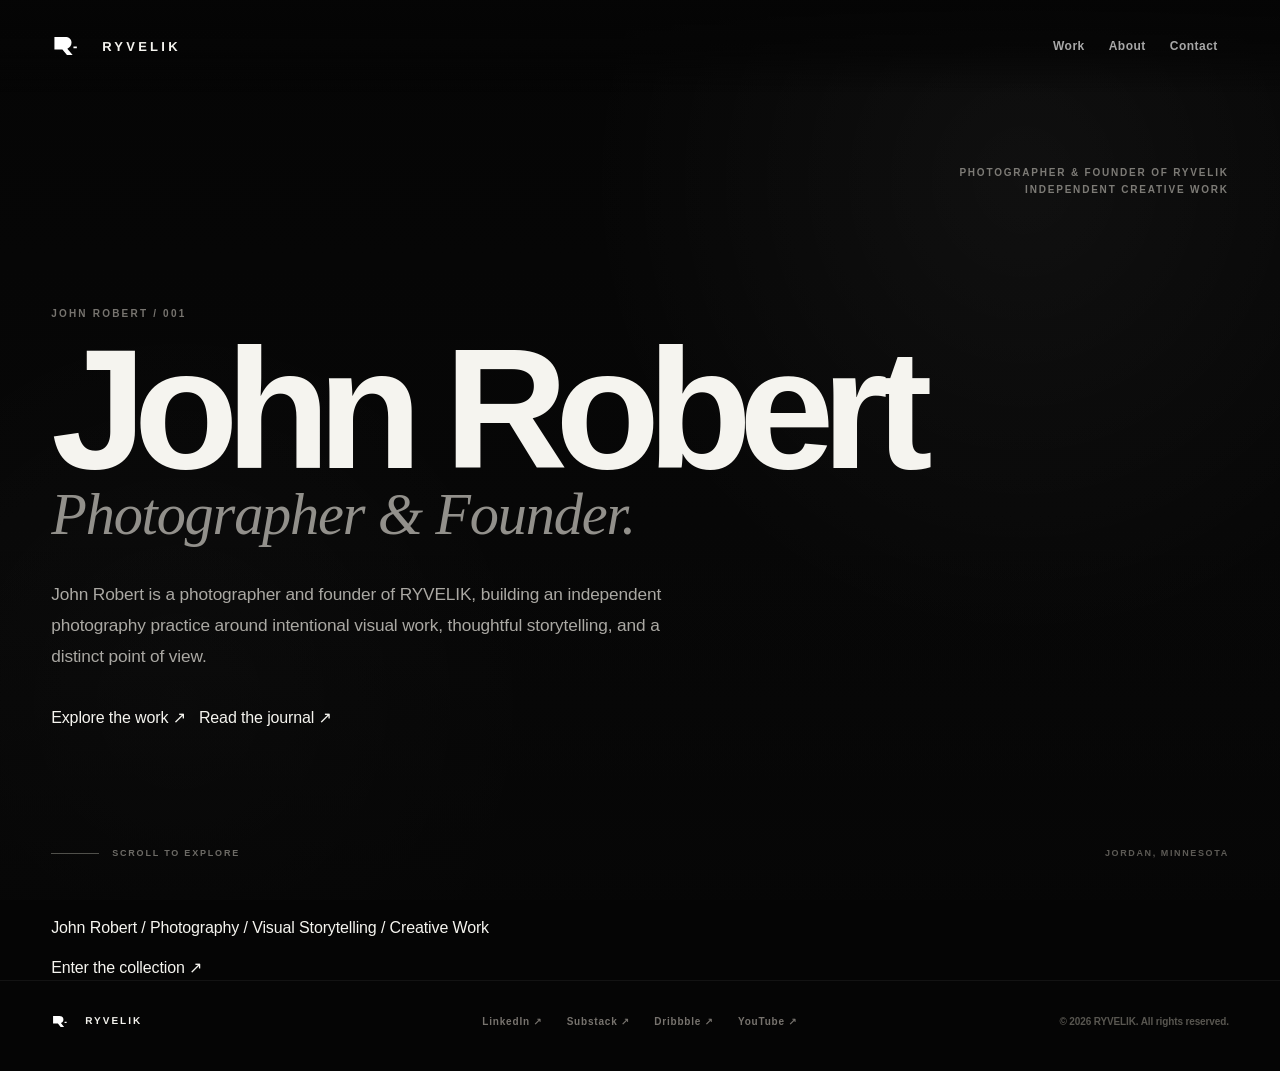
<file: index.html>
<!doctype html>
<html lang="en">
<head>
  <meta charset="utf-8" />

  <meta
    name="viewport"
    content="width=device-width, initial-scale=1"
  />

  <title>RYVELIK — Captured with Intention.</title>

  <meta
    name="description"
    content="RYVELIK is an independent photography brand founded by John Robert, built around intentional visual work, thoughtful storytelling, and a distinct point of view."
  />

  <meta
    name="author"
    content="John Robert"
  />

  <meta
    name="theme-color"
    content="#050505"
  />

  <meta
    name="color-scheme"
    content="dark"
  />

  <meta
    name="robots"
    content="index, follow, max-image-preview:large"
  />

  <meta
    property="og:type"
    content="website"
  />

  <meta
    property="og:title"
    content="RYVELIK — Captured with Intention."
  />

  <meta
    property="og:description"
    content="RYVELIK is an independent photography brand founded by John Robert, built around intentional visual work, thoughtful storytelling, and a distinct point of view."
  />

  <meta
    property="og:url"
    content="https://ryvelik.github.io/"
  />

  <meta
    property="og:site_name"
    content="RYVELIK"
  />

  <meta
    property="og:image"
    content="https://ryvelik.github.io/og-image.jpg"
  />

  <meta
    property="og:image:alt"
    content="John Robert — Photographer &amp; Founder of RYVELIK"
  />

  <meta
    name="twitter:card"
    content="summary_large_image"
  />

  <meta
    name="twitter:title"
    content="RYVELIK — Captured with Intention."
  />

  <meta
    name="twitter:description"
    content="RYVELIK is an independent photography brand founded by John Robert, built around intentional visual work, thoughtful storytelling, and a distinct point of view."
  />

  <meta
    name="twitter:image"
    content="https://ryvelik.github.io/og-image.jpg"
  />

  <link
    rel="canonical"
    href="https://ryvelik.github.io/"
  />

  <link
    rel="icon"
    href="/favicon.ico"
    sizes="any"
  />

  <link
    rel="icon"
    href="/favicon-32x32.png"
    type="image/png"
    sizes="32x32"
  />

  <link
    rel="icon"
    href="/favicon-16x16.png"
    type="image/png"
    sizes="16x16"
  />

  <link
    rel="stylesheet"
    href="/styles.css"
  />

  <!-- Microsoft Clarity -->
  <script type="text/javascript">
    (function(c,l,a,r,i,t,y){
        c[a]=c[a]||function(){(c[a].q=c[a].q||[]).push(arguments)};
        t=l.createElement(r);
        t.async=1;
        t.src="https://www.clarity.ms/tag/"+i;
        y=l.getElementsByTagName(r)[0];
        y.parentNode.insertBefore(t,y);
    })(window, document, "clarity", "script", "yjtcumb3m");
  </script>

  <!-- John Robert + RYVELIK structured data -->
  <script type="application/ld+json">
  {
    "@context": "https://schema.org",
    "@graph": [

      {
        "@type": "Person",
        "@id": "https://ryvelik.github.io/#john-robert",
        "name": "John Robert",
        "url": "https://ryvelik.github.io/about/",
        "description": "John Robert is a photographer and founder of RYVELIK, an independent photography brand built around intentional visual work, thoughtful storytelling, and a distinct point of view.",
        "jobTitle": "Photographer & Founder of RYVELIK",
        "image": "https://ryvelik.github.io/john-robert.jpg",
        "worksFor": {
          "@id": "https://ryvelik.github.io/#organization"
        },
        "sameAs": [
          "https://www.linkedin.com/in/johnrobertofficial/",
          "https://ryvelik.substack.com",
          "https://dribbble.com/ryvelik",
          "https://www.youtube.com/@ryvelik",
          "https://github.com/ryvelik"
        ]
      },

      {
        "@type": "Organization",
        "@id": "https://ryvelik.github.io/#organization",
        "name": "RYVELIK",
        "url": "https://ryvelik.github.io/",
        "description": "RYVELIK is an independent photography brand founded by John Robert, built around intentional visual work, thoughtful storytelling, and a distinct point of view.",
        "founder": {
          "@id": "https://ryvelik.github.io/#john-robert"
        },
        "email": "mailto:ryvelik@outlook.com"
      },

      {
        "@type": "WebSite",
        "@id": "https://ryvelik.github.io/#website",
        "name": "RYVELIK",
        "url": "https://ryvelik.github.io/",
        "description": "RYVELIK — an independent photography brand founded by John Robert.",
        "publisher": {
          "@id": "https://ryvelik.github.io/#organization"
        },
        "author": {
          "@id": "https://ryvelik.github.io/#john-robert"
        },
        "about": {
          "@id": "https://ryvelik.github.io/#john-robert"
        },
        "mainEntity": {
          "@id": "https://ryvelik.github.io/#john-robert"
        },
        "inLanguage": "en"
      },

      {
        "@type": "WebPage",
        "@id": "https://ryvelik.github.io/#home",
        "name": "RYVELIK — Captured with Intention.",
        "url": "https://ryvelik.github.io/",
        "isPartOf": {
          "@id": "https://ryvelik.github.io/#website"
        },
        "about": {
          "@id": "https://ryvelik.github.io/#john-robert"
        },
        "mainEntity": {
          "@id": "https://ryvelik.github.io/#john-robert"
        },
        "inLanguage": "en"
      }

    ]
  }
  </script>

</head>

<body>

  <a
    class="skip-link"
    href="#main"
  >
    Skip to content
  </a>

  <div class="page">

    <header class="site-header">

      <div class="container header-inner">

        <a
          class="brand"
          href="/"
          aria-label="RYVELIK home"
        >

          <svg
            class="brand-logo"
            xmlns="http://www.w3.org/2000/svg"
            viewBox="0 0 200 200"
            role="img"
            aria-labelledby="logoTitle"
          >

            <title id="logoTitle">RYVELIK</title>

            <g transform="translate(0,40)">

              <path
                fill="#fff"
                fill-rule="evenodd"
                d="
                  M18 12h56c20 0 34 10 34 30
                  0 16-8 26-22 32l28 34h-30
                  l-24-30H18V12z
                  M118 62h18v10h-18z
                "
              />

            </g>

          </svg>

          <span class="brand-name">
            RYVELIK
          </span>

        </a>

        <nav
          class="primary-nav"
          aria-label="Primary navigation"
        >

          <a href="/work">Work</a>
          <a href="/about">About</a>
          <a href="/contact">Contact</a>

        </nav>

      </div>

    </header>


    <main id="main">

      <section
        id="top"
        class="hero"
        aria-labelledby="hero-heading"
      >

        <div class="container hero-inner">

          <div class="hero-top">

            <p class="hero-top-copy">
              Photographer &amp; Founder of RYVELIK<br />
              Independent creative work
            </p>

          </div>

          <div class="hero-center">

            <div class="hero-content">

              <p class="hero-overline">
                JOHN ROBERT / 001
              </p>

              <h1
                id="hero-heading"
                class="hero-title"
              >

                <span class="hero-title-main">
                  John Robert
                </span>

                <span class="hero-title-sub">
                  Photographer &amp; Founder.
                </span>

              </h1>

              <p class="hero-intro">
                John Robert is a photographer and founder of
                RYVELIK, building an independent photography
                practice around intentional visual work,
                thoughtful storytelling, and a distinct point
                of view.
              </p>

              <div class="hero-actions">

                <a
                  class="hero-button primary"
                  href="/work"
                >
                  Explore the work ↗
                </a>

                <a
                  class="hero-button secondary"
                  href="https://ryvelik.substack.com"
                  target="_blank"
                  rel="noopener noreferrer"
                >
                  Read the journal ↗
                </a>

              </div>

            </div>

          </div>

          <div class="hero-bottom">

            <div class="hero-bottom-left">
              <span class="hero-line"></span>
              Scroll to explore
            </div>

            <div class="hero-bottom-right">
              Jordan, Minnesota
            </div>

          </div>

        </div>

      </section>


      <section class="preview">

        <div class="container preview-inner">

          <p class="preview-copy">
            John Robert / Photography / Visual Storytelling / Creative Work
          </p>

          <a
            class="preview-link"
            href="/work"
          >
            Enter the collection

            <span
              class="preview-link-arrow"
              aria-hidden="true"
            >
              ↗
            </span>

          </a>

        </div>

      </section>

    </main>


    <footer class="site-footer">

      <div class="container footer-inner">

        <div class="footer-brand">

          <svg
            class="footer-logo"
            xmlns="http://www.w3.org/2000/svg"
            viewBox="0 0 200 200"
            role="img"
            aria-label="RYVELIK"
          >

            <g transform="translate(0,40)">

              <path
                fill="#fff"
                fill-rule="evenodd"
                d="
                  M18 12h56c20 0 34 10 34 30
                  0 16-8 26-22 32l28 34h-30
                  l-24-30H18V12z
                  M118 62h18v10h-18z
                "
              />

            </g>

          </svg>

          <span class="footer-name">
            RYVELIK
          </span>

        </div>


        <nav
          class="footer-links"
          aria-label="External profiles"
        >

          <a
            class="footer-link"
            href="https://www.linkedin.com/in/johnrobertofficial/"
            target="_blank"
            rel="noopener noreferrer"
          >
            LinkedIn ↗
          </a>

          <a
            class="footer-link"
            href="https://substack.com/@ryvelik"
            target="_blank"
            rel="noopener noreferrer"
          >
            Substack ↗
          </a>

          <a
            class="footer-link"
            href="https://dribbble.com/ryvelik"
            target="_blank"
            rel="noopener noreferrer"
          >
            Dribbble ↗
          </a>

          <a
            class="footer-link"
            href="https://www.youtube.com/@ryvelik"
            target="_blank"
            rel="noopener noreferrer"
          >
            YouTube ↗
          </a>

        </nav>


        <p class="footer-copy">
          © 2026 RYVELIK. All rights reserved.
        </p>

      </div>

    </footer>

  </div>

</body>
</html>
</file>
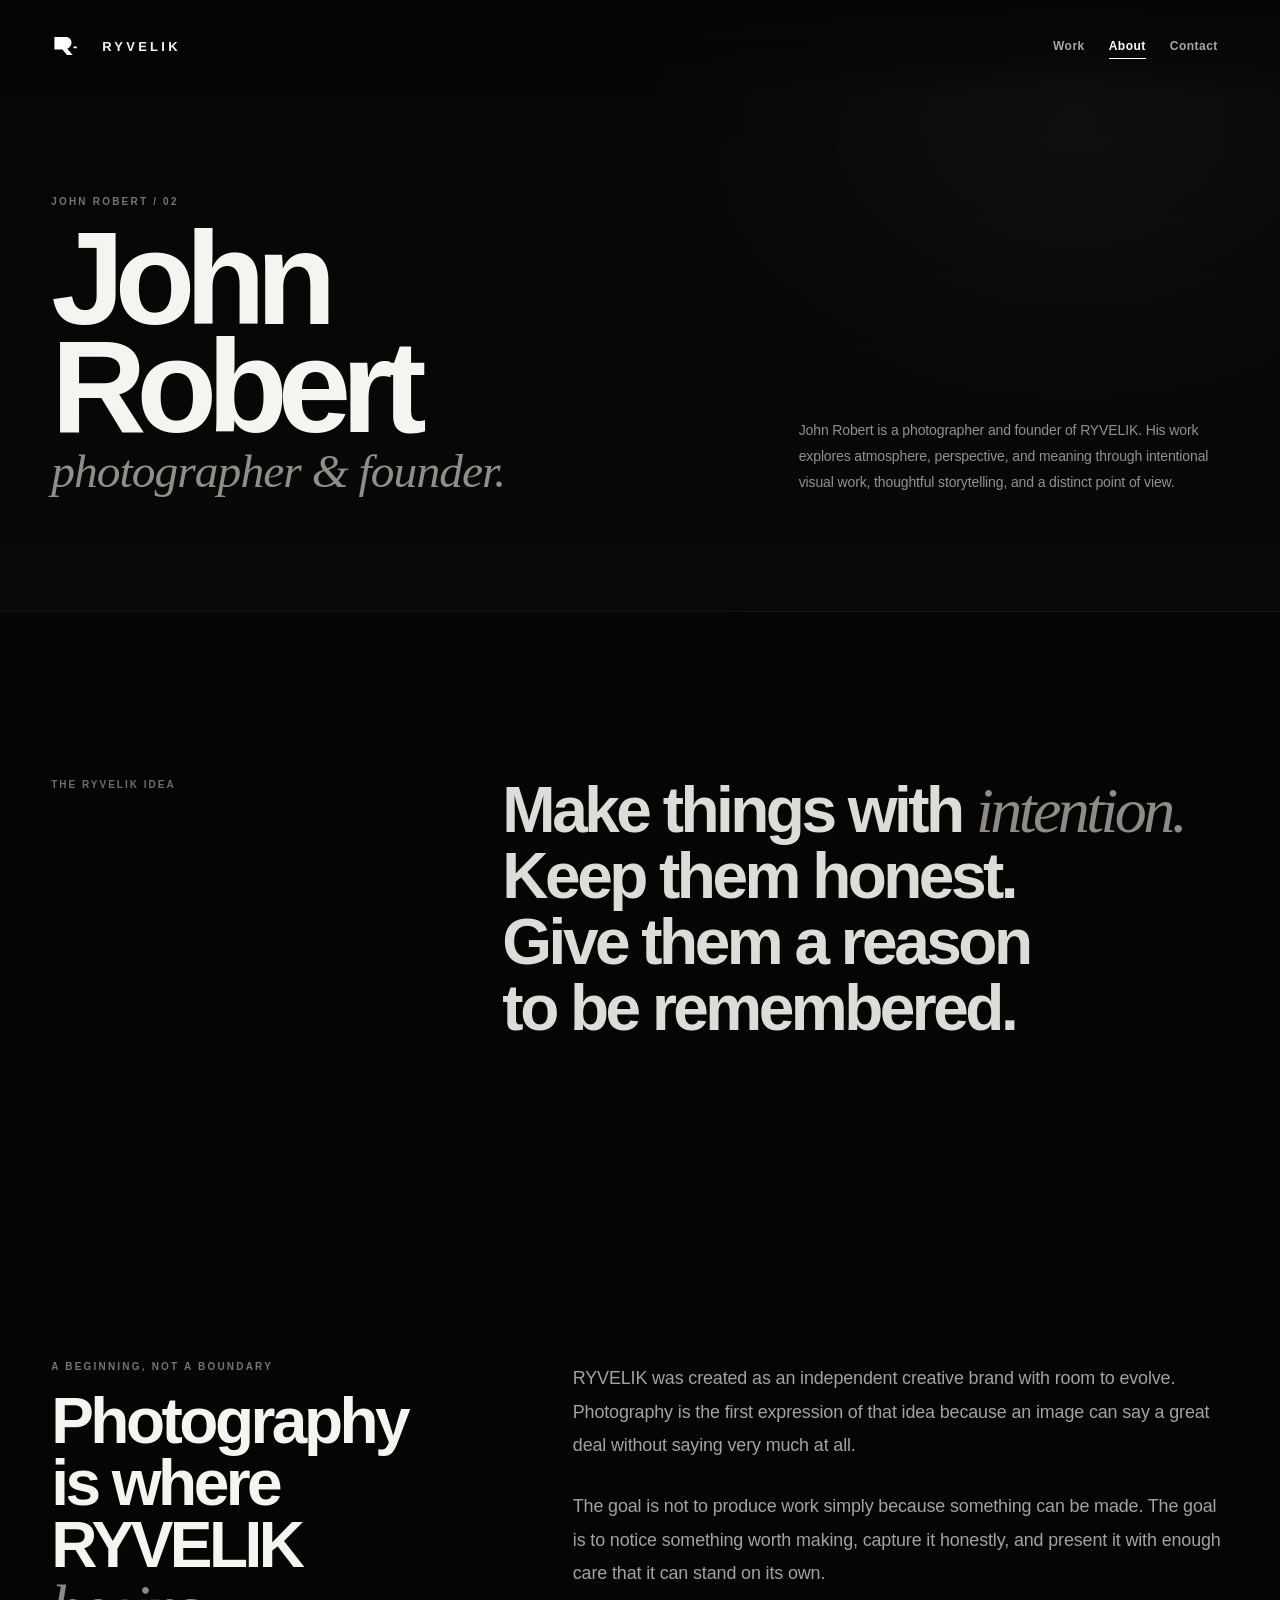
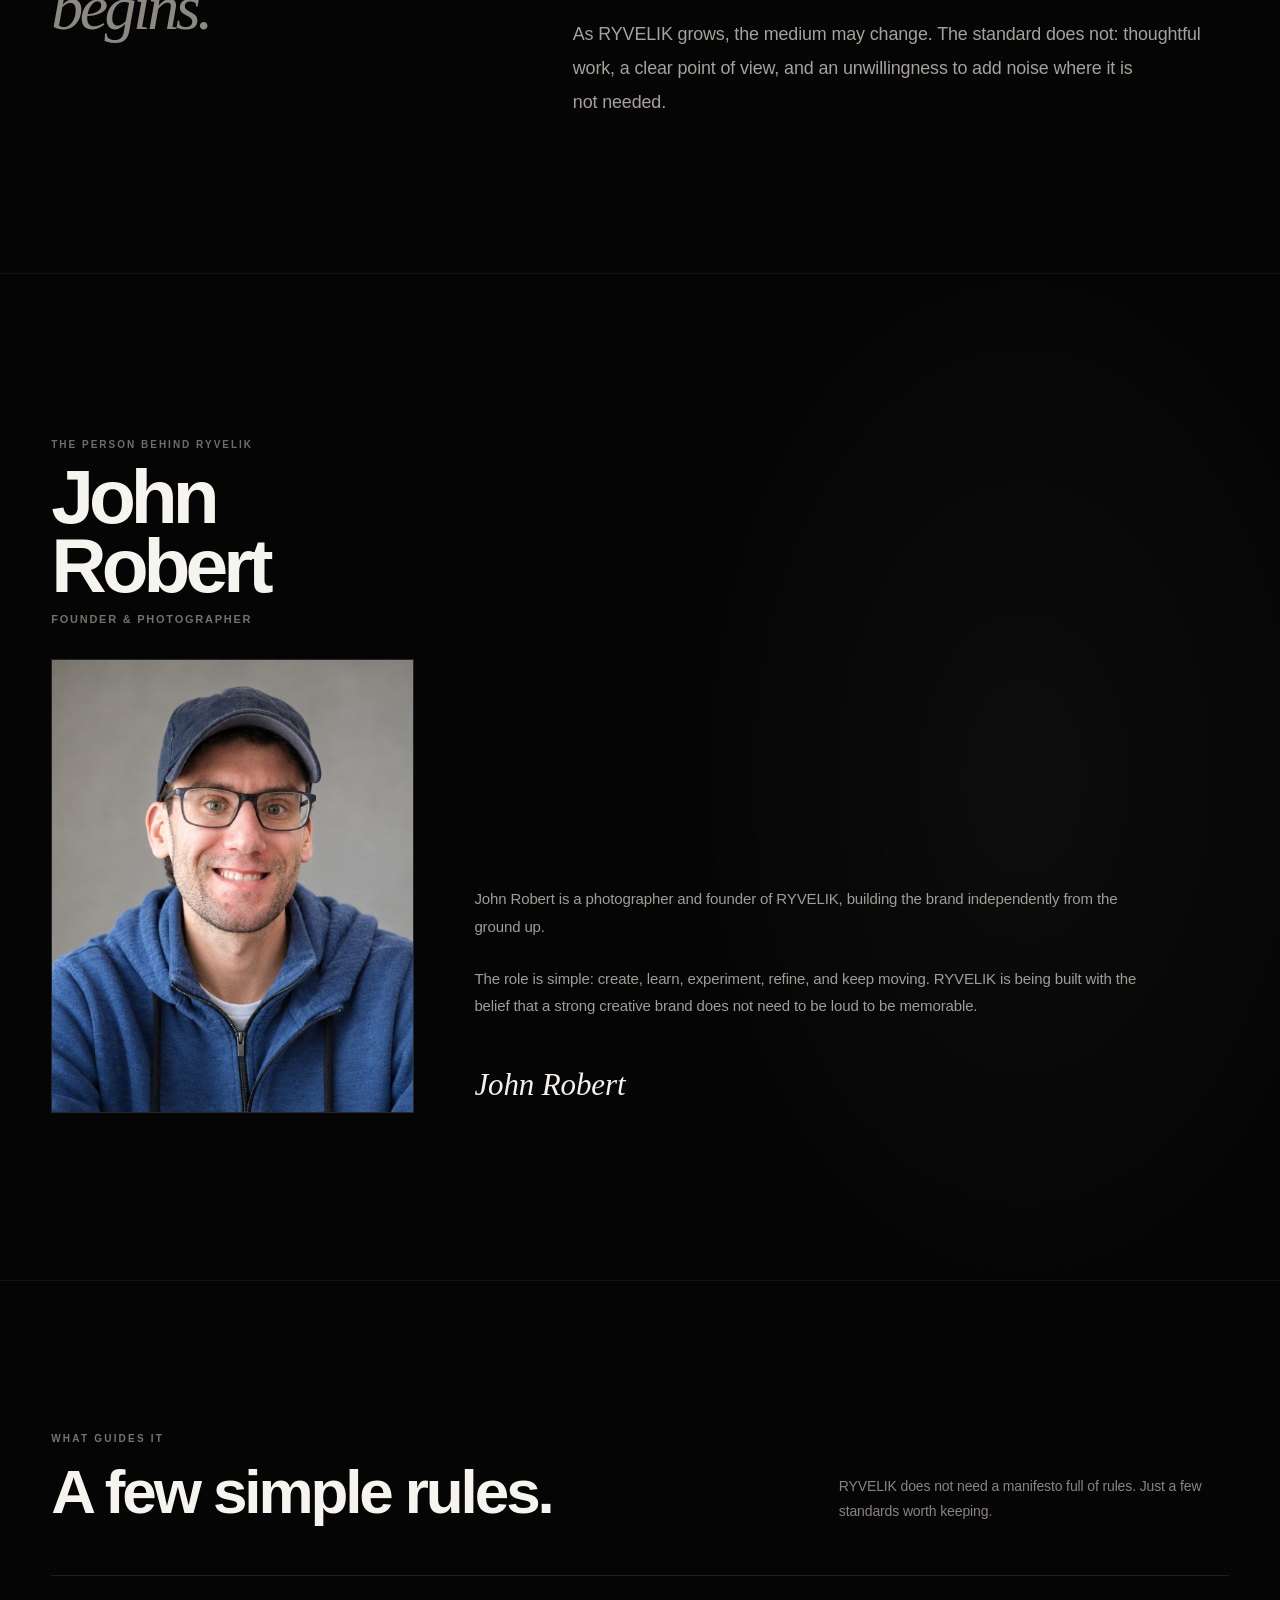
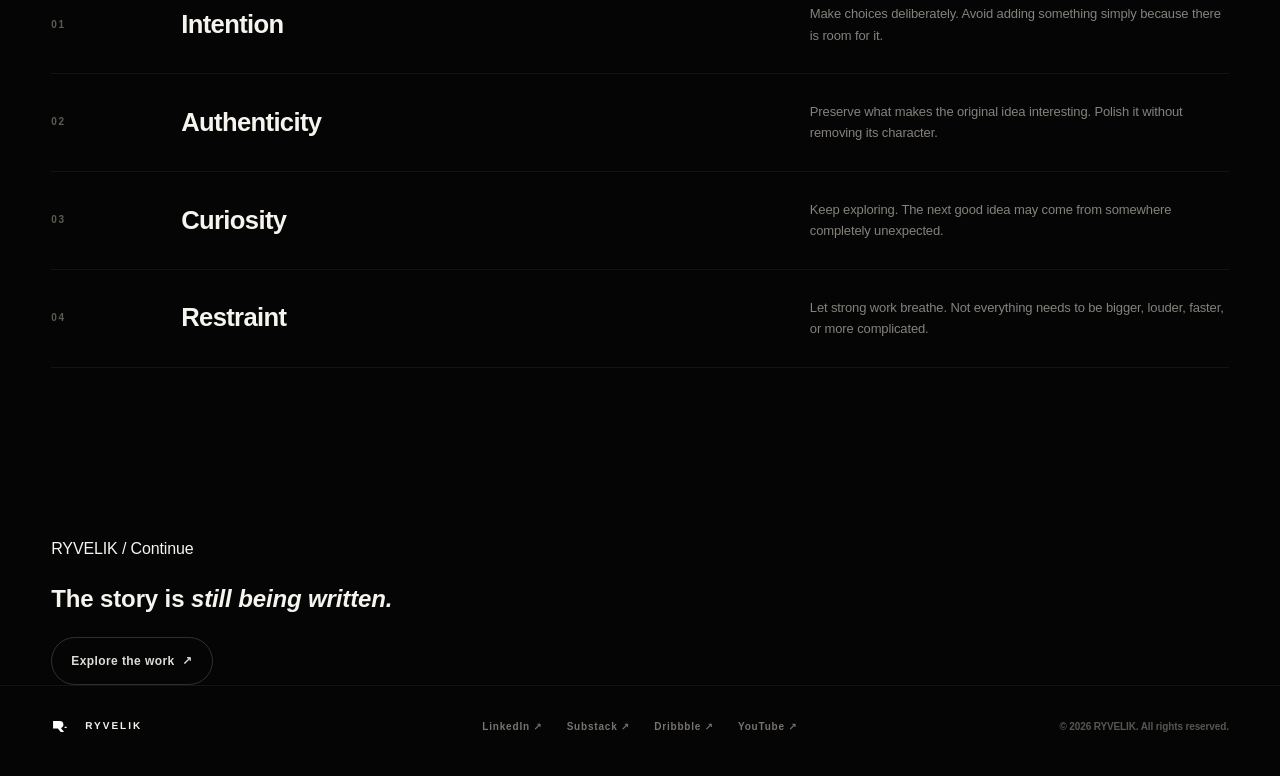
<file: about/index.html>
<!doctype html>
<html lang="en">
<head>
  <meta charset="utf-8" />

  <meta
    name="viewport"
    content="width=device-width, initial-scale=1"
  />

  <title>RYVELIK — About</title>

  <meta
    name="description"
    content="RYVELIK is an independent photography brand founded by John Robert, built around intentional visual work, thoughtful storytelling, and a distinct point of view."
  />

  <meta
    name="author"
    content="John Robert"
  />

  <meta
    name="theme-color"
    content="#050505"
  />

  <meta
    name="color-scheme"
    content="dark"
  />

  <meta
    name="robots"
    content="index, follow, max-image-preview:large"
  />

  <!-- Open Graph -->
  <meta
    property="og:type"
    content="website"
  />

  <meta
    property="og:title"
    content="RYVELIK — About"
  />

  <meta
    property="og:description"
    content="RYVELIK is an independent photography brand founded by John Robert, built around intentional visual work, thoughtful storytelling, and a distinct point of view."
  />

  <meta
    property="og:url"
    content="https://ryvelik.github.io/about/"
  />

  <meta
    property="og:site_name"
    content="RYVELIK"
  />

  <meta
    property="og:image"
    content="https://ryvelik.github.io/og-image.jpg"
  />

  <meta
    property="og:image:alt"
    content="John Robert — Photographer &amp; Founder of RYVELIK"
  />

  <!-- Twitter / X -->
  <meta
    name="twitter:card"
    content="summary_large_image"
  />

  <meta
    name="twitter:title"
    content="RYVELIK — About"
  />

  <meta
    name="twitter:description"
    content="RYVELIK is an independent photography brand founded by John Robert, built around intentional visual work, thoughtful storytelling, and a distinct point of view."
  />

  <meta
    name="twitter:image"
    content="https://ryvelik.github.io/og-image.jpg"
  />

  <!-- Canonical URL -->
  <link
    rel="canonical"
    href="https://ryvelik.github.io/about/"
  />

  <!-- Favicons -->
  <link
    rel="icon"
    href="/favicon.ico"
    sizes="any"
  />

  <link
    rel="icon"
    href="/favicon-32x32.png"
    type="image/png"
    sizes="32x32"
  />

  <link
    rel="icon"
    href="/favicon-16x16.png"
    type="image/png"
    sizes="16x16"
  />

  <!-- Stylesheet -->
  <link
    rel="stylesheet"
    href="/styles.css"
  />

  <!-- Founder portrait presentation -->
  <style>
    .founder-portrait {
      margin: 34px 0 0;
      width: min(100%, 390px);
      aspect-ratio: 4 / 5;
      overflow: hidden;
      border: 1px solid rgba(255,255,255,.10);
      background: #0d0d0d;
    }

    .founder-portrait img {
      display: block;
      width: 100%;
      height: 100%;
      object-fit: cover;
      object-position: center 34%;
    }

    @media (max-width: 1100px) {
      .founder-portrait {
        width: min(100%, 520px);
      }
    }

    @media (max-width: 640px) {
      .founder-portrait {
        width: 100%;
        max-width: 430px;
        margin-top: 28px;
      }
    }
  </style>

  <!-- Microsoft Clarity -->
  <script type="text/javascript">
    (function(c,l,a,r,i,t,y){
        c[a]=c[a]||function(){(c[a].q=c[a].q||[]).push(arguments)};
        t=l.createElement(r);
        t.async=1;
        t.src="https://www.clarity.ms/tag/"+i;
        y=l.getElementsByTagName(r)[0];
        y.parentNode.insertBefore(t,y);
    })(window, document, "clarity", "script", "yjtcumb3m");
  </script>

  <!-- John Robert + RYVELIK structured data -->
  <script type="application/ld+json">
  {
    "@context": "https://schema.org",
    "@graph": [

      {
        "@type": "Person",
        "@id": "https://ryvelik.github.io/#john-robert",
        "name": "John Robert",
        "url": "https://ryvelik.github.io/about/",
        "jobTitle": "Photographer & Founder of RYVELIK",
        "worksFor": {
          "@id": "https://ryvelik.github.io/#organization"
        },
        "description": "John Robert is a photographer and founder of RYVELIK, an independent photography brand built around intentional visual work, thoughtful storytelling, and a distinct point of view.",
        "image": "https://ryvelik.github.io/john-robert.jpg",
        "sameAs": [
          "https://www.linkedin.com/in/johnrobertofficial/",
          "https://ryvelik.substack.com",
          "https://dribbble.com/ryvelik",
          "https://www.youtube.com/@ryvelik",
          "https://github.com/ryvelik"
        ]
      },

      {
        "@type": "Organization",
        "@id": "https://ryvelik.github.io/#organization",
        "name": "RYVELIK",
        "url": "https://ryvelik.github.io/",
        "description": "RYVELIK is an independent photography brand founded by John Robert, built around intentional visual work, thoughtful storytelling, and a distinct point of view.",
        "founder": {
          "@id": "https://ryvelik.github.io/#john-robert"
        },
        "email": "mailto:ryvelik@outlook.com"
      },

      {
        "@type": "WebSite",
        "@id": "https://ryvelik.github.io/#website",
        "name": "RYVELIK",
        "url": "https://ryvelik.github.io/",
        "description": "RYVELIK — an independent photography brand founded by John Robert.",
        "publisher": {
          "@id": "https://ryvelik.github.io/#organization"
        },
        "author": {
          "@id": "https://ryvelik.github.io/#john-robert"
        },
        "about": {
          "@id": "https://ryvelik.github.io/#john-robert"
        },
        "mainEntity": {
          "@id": "https://ryvelik.github.io/#john-robert"
        },
        "inLanguage": "en"
      },

      {
        "@type": "AboutPage",
        "@id": "https://ryvelik.github.io/about/#page",
        "url": "https://ryvelik.github.io/about/",
        "name": "RYVELIK — About",
        "description": "About John Robert, photographer and founder of RYVELIK.",
        "isPartOf": {
          "@id": "https://ryvelik.github.io/#website"
        },
        "about": {
          "@id": "https://ryvelik.github.io/#john-robert"
        },
        "mainEntity": {
          "@id": "https://ryvelik.github.io/#john-robert"
        },
        "publisher": {
          "@id": "https://ryvelik.github.io/#organization"
        },
        "primaryImageOfPage": {
          "@type": "ImageObject",
          "contentUrl": "https://ryvelik.github.io/john-robert.jpg",
          "caption": "John Robert, founder and photographer of RYVELIK"
        },
        "inLanguage": "en"
      }

    ]
  }
  </script>

</head>

<body>

  <a
    class="skip-link"
    href="#main"
  >
    Skip to content
  </a>

  <div class="page">

    <!-- =========================================
         HEADER
    ========================================== -->

    <header class="site-header">

      <div class="container header-inner">

        <a
          class="brand"
          href="/"
          aria-label="RYVELIK home"
        >

          <svg
            class="brand-logo"
            xmlns="http://www.w3.org/2000/svg"
            viewBox="0 0 200 200"
            role="img"
            aria-labelledby="logoTitle"
          >

            <title id="logoTitle">
              RYVELIK
            </title>

            <g transform="translate(0,40)">

              <path
                fill="#fff"
                fill-rule="evenodd"
                d="
                  M18 12h56c20 0 34 10 34 30
                  0 16-8 26-22 32l28 34h-30
                  l-24-30H18V12z
                  M118 62h18v10h-18z
                "
              />

            </g>

          </svg>

          <span class="brand-name">
            RYVELIK
          </span>

        </a>

        <nav
          class="primary-nav"
          aria-label="Primary navigation"
        >

          <a href="/work">
            Work
          </a>

          <a
            href="/about"
            class="active"
            aria-current="page"
          >
            About
          </a>

          <a href="/contact">
            Contact
          </a>

        </nav>

      </div>

    </header>


    <!-- =========================================
         MAIN
    ========================================== -->

    <main id="main">

      <!-- =======================================
           PAGE HERO
      ======================================== -->

      <section
        class="page-hero"
        aria-labelledby="page-title"
      >

        <div class="container page-hero-grid">

          <div>

            <p class="page-index">
              JOHN ROBERT / 02
            </p>

            <h1
              id="page-title"
              class="page-title"
            >
              John Robert
              <em>photographer &amp; founder.</em>
            </h1>

          </div>

          <p class="page-intro">
            John Robert is a photographer and founder of RYVELIK.
            His work explores atmosphere, perspective, and meaning through
            intentional visual work, thoughtful storytelling, and a distinct point of view.
          </p>

        </div>

      </section>


      <!-- =======================================
           STATEMENT
      ======================================== -->

      <section class="statement">

        <div class="container statement-grid">

          <p class="statement-label">
            The RYVELIK idea
          </p>

          <p class="statement-text">
            Make things with
            <em>intention.</em>
            Keep them honest. Give them
            a reason to be remembered.
          </p>

        </div>

      </section>


      <!-- =======================================
           STORY
      ======================================== -->

      <section class="story">

        <div class="container story-grid">

          <div>

            <p class="page-index">
              A beginning, not a boundary
            </p>

            <h2 class="story-heading">
              Photography is where
              RYVELIK <span>begins.</span>
            </h2>

          </div>

          <div class="story-copy">

            <p>
              RYVELIK was created as an independent creative brand
              with room to evolve. Photography is the first expression
              of that idea because an image can say a great deal
              without saying very much at all.
            </p>

            <p>
              The goal is not to produce work simply because something
              can be made. The goal is to notice something worth
              making, capture it honestly, and present it with enough
              care that it can stand on its own.
            </p>

            <p>
              As RYVELIK grows, the medium may change. The standard
              does not: thoughtful work, a clear point of view, and
              an unwillingness to add noise where it is not needed.
            </p>

          </div>

        </div>

      </section>


      <!-- =======================================
           FOUNDER
      ======================================== -->

      <section class="founder">

        <div class="container founder-grid">

          <div>

            <p class="founder-label">
              The person behind RYVELIK
            </p>

            <h2 class="founder-name">
              John Robert
            </h2>

            <p class="founder-role">
              Founder &amp; Photographer
            </p>

            <figure class="founder-portrait">

              <img
                src="../john-robert.jpg"
                alt="John Robert, founder and photographer of RYVELIK"
                loading="lazy"
                decoding="async"
              />

            </figure>

          </div>

          <div class="founder-copy">

            <p>
              John Robert is a photographer and founder of RYVELIK,
              building the brand independently from the ground up.
            </p>

            <p>
              The role is simple: create, learn, experiment, refine,
              and keep moving. RYVELIK is being built with the belief
              that a strong creative brand does not need to be loud
              to be memorable.
            </p>

            <div class="founder-signature">
              John Robert
            </div>

          </div>

        </div>

      </section>


      <!-- =======================================
           PRINCIPLES
      ======================================== -->

      <section class="principles">

        <div class="container">

          <div class="principles-head">

            <div>

              <p class="page-index">
                What guides it
              </p>

              <h2 class="principles-title">
                A few simple rules.
              </h2>

            </div>

            <p class="principles-intro">
              RYVELIK does not need a manifesto full of rules.
              Just a few standards worth keeping.
            </p>

          </div>


          <div class="principles-list">

            <div class="principle">

              <div class="principle-number">
                01
              </div>

              <h3 class="principle-name">
                Intention
              </h3>

              <p class="principle-text">
                Make choices deliberately. Avoid adding something
                simply because there is room for it.
              </p>

            </div>


            <div class="principle">

              <div class="principle-number">
                02
              </div>

              <h3 class="principle-name">
                Authenticity
              </h3>

              <p class="principle-text">
                Preserve what makes the original idea interesting.
                Polish it without removing its character.
              </p>

            </div>


            <div class="principle">

              <div class="principle-number">
                03
              </div>

              <h3 class="principle-name">
                Curiosity
              </h3>

              <p class="principle-text">
                Keep exploring. The next good idea may come from
                somewhere completely unexpected.
              </p>

            </div>


            <div class="principle">

              <div class="principle-number">
                04
              </div>

              <h3 class="principle-name">
                Restraint
              </h3>

              <p class="principle-text">
                Let strong work breathe. Not everything needs to
                be bigger, louder, faster, or more complicated.
              </p>

            </div>

          </div>

        </div>

      </section>


      <!-- =======================================
           CLOSING
      ======================================== -->

      <section class="closing">

        <div class="container closing-inner">

          <p class="closing-kicker">
            RYVELIK / Continue
          </p>

          <h2 class="closing-heading">
            The story is
            <em>still being written.</em>
          </h2>

          <div class="closing-action">

            <a
              class="button"
              href="/work"
            >
              Explore the work&nbsp; ↗
            </a>

          </div>

        </div>

      </section>

    </main>


    <!-- =========================================
         FOOTER
    ========================================== -->

    <footer class="site-footer">

      <div class="container footer-inner">

        <div class="footer-brand">

          <svg
            class="footer-logo"
            xmlns="http://www.w3.org/2000/svg"
            viewBox="0 0 200 200"
            role="img"
            aria-label="RYVELIK"
          >

            <g transform="translate(0,40)">

              <path
                fill="#fff"
                fill-rule="evenodd"
                d="
                  M18 12h56c20 0 34 10 34 30
                  0 16-8 26-22 32l28 34h-30
                  l-24-30H18V12z
                  M118 62h18v10h-18z
                "
              />

            </g>

          </svg>

          <span class="footer-name">
            RYVELIK
          </span>

        </div>


        <nav
          class="footer-links"
          aria-label="External profiles"
        >

          <a
            class="footer-link"
            href="https://www.linkedin.com/in/johnrobertofficial/"
            target="_blank"
            rel="noopener noreferrer"
          >
            LinkedIn ↗
          </a>

          <a
            class="footer-link"
            href="https://ryvelik.substack.com"
            target="_blank"
            rel="noopener noreferrer"
          >
            Substack ↗
          </a>

          <a
            class="footer-link"
            href="https://dribbble.com/ryvelik"
            target="_blank"
            rel="noopener noreferrer"
          >
            Dribbble ↗
          </a>

          <a
            class="footer-link"
            href="https://www.youtube.com/@ryvelik"
            target="_blank"
            rel="noopener noreferrer"
          >
            YouTube ↗
          </a>

        </nav>


        <p class="footer-copy">
          © 2026 RYVELIK. All rights reserved.
        </p>

      </div>

    </footer>

  </div>

</body>
</html>
</file>
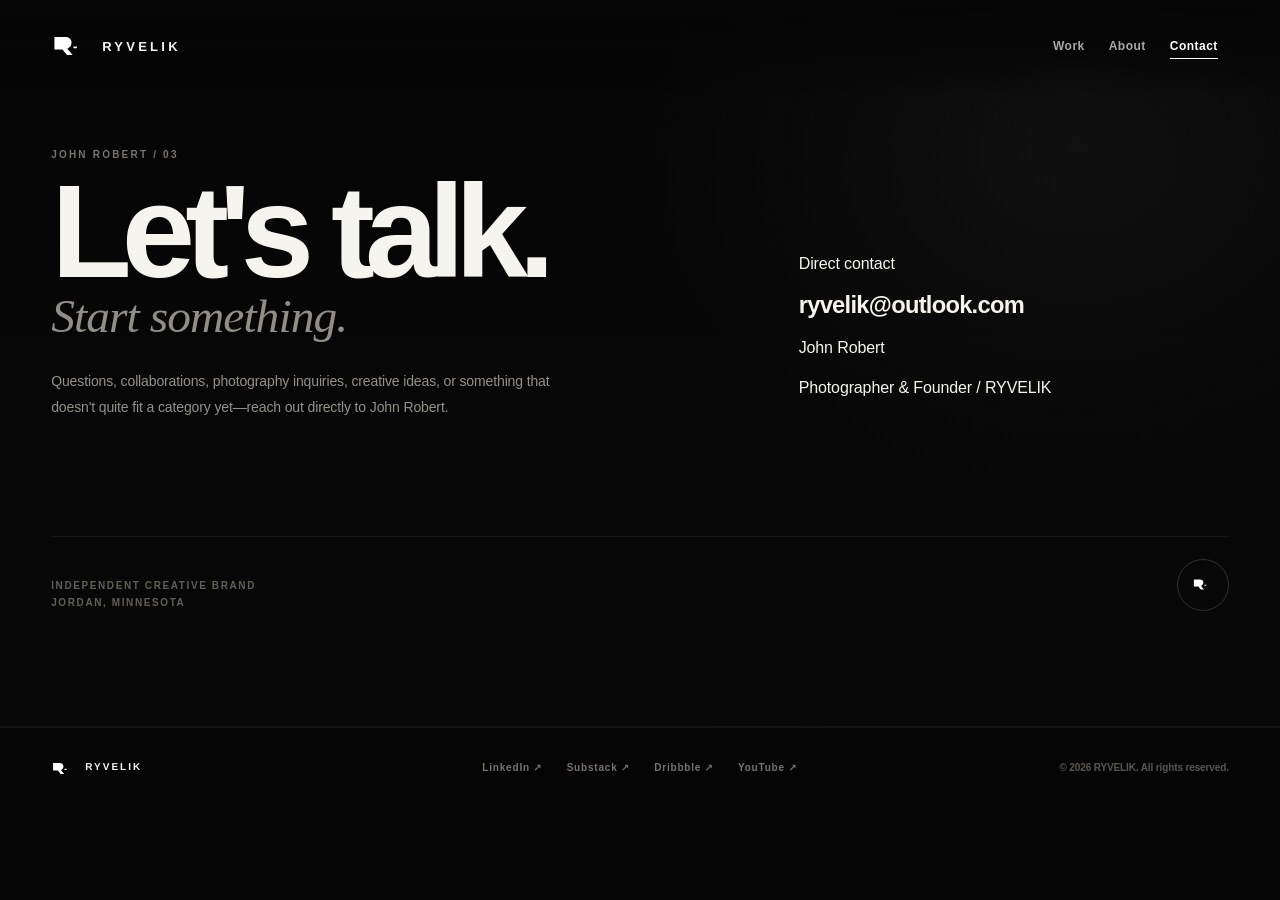
<file: contact/index.html>
<!doctype html>
<html lang="en">
<head>
  <meta charset="utf-8" />

  <meta
    name="viewport"
    content="width=device-width, initial-scale=1"
  />

  <title>RYVELIK — Contact</title>

  <meta
    name="description"
    content="Contact John Robert, photographer and founder of RYVELIK, an independent photography brand built around intentional visual work, thoughtful storytelling, and a distinct point of view."
  />

  <meta name="author" content="John Robert" />

  <meta
    name="robots"
    content="index, follow, max-image-preview:large"
  />

  <meta name="theme-color" content="#050505" />
  <meta name="color-scheme" content="dark" />

  <!-- Open Graph -->
  <meta property="og:type" content="website" />

  <meta
    property="og:title"
    content="RYVELIK — Contact"
  />

  <meta
    property="og:description"
    content="Contact John Robert, photographer and founder of RYVELIK, an independent photography brand built around intentional visual work, thoughtful storytelling, and a distinct point of view."
  />

  <meta
    property="og:url"
    content="https://ryvelik.github.io/contact/"
  />

  <meta
    property="og:site_name"
    content="RYVELIK"
  />

  <meta
    property="og:image"
    content="https://ryvelik.github.io/og-image.jpg"
  />

  <meta
    property="og:image:alt"
    content="RYVELIK — Contact"
  />

  <!-- Twitter / X -->
  <meta
    name="twitter:card"
    content="summary_large_image"
  />

  <meta
    name="twitter:title"
    content="RYVELIK — Contact"
  />

  <meta
    name="twitter:description"
    content="Contact John Robert, photographer and founder of RYVELIK."
  />

  <meta
    name="twitter:image"
    content="https://ryvelik.github.io/og-image.jpg"
  />

  <meta
    name="twitter:image:alt"
    content="RYVELIK — Contact"
  />

  <!-- Canonical URL -->
  <link
    rel="canonical"
    href="https://ryvelik.github.io/contact/"
  />

  <!-- Favicons -->
  <link
    rel="icon"
    href="/favicon.ico"
    sizes="any"
  />

  <link
    rel="icon"
    href="/favicon-32x32.png"
    type="image/png"
    sizes="32x32"
  />

  <link
    rel="icon"
    href="/favicon-16x16.png"
    type="image/png"
    sizes="16x16"
  />

  <!-- Stylesheet -->
  <link
    rel="stylesheet"
    href="/styles.css"
  />

  <!-- John Robert + RYVELIK structured data -->
  <script type="application/ld+json">
  {
    "@context": "https://schema.org",
    "@graph": [
      {
        "@type": "Person",
        "@id": "https://ryvelik.github.io/#john-robert",
        "name": "John Robert",
        "url": "https://ryvelik.github.io/about/",
        "jobTitle": "Photographer & Founder of RYVELIK",
        "description": "John Robert is a photographer and founder of RYVELIK, an independent photography brand built around intentional visual work, thoughtful storytelling, and a distinct point of view.",
        "image": "https://ryvelik.github.io/john-robert.jpg",
        "worksFor": {
          "@id": "https://ryvelik.github.io/#organization"
        },
        "sameAs": [
          "https://www.linkedin.com/in/johnrobertofficial/",
          "https://ryvelik.substack.com/",
          "https://dribbble.com/ryvelik",
          "https://www.youtube.com/@ryvelik",
          "https://github.com/ryvelik"
        ]
      },
      {
        "@type": "Organization",
        "@id": "https://ryvelik.github.io/#organization",
        "name": "RYVELIK",
        "url": "https://ryvelik.github.io/",
        "description": "RYVELIK is an independent photography brand founded by John Robert, built around intentional visual work, thoughtful storytelling, and a distinct point of view.",
        "founder": {
          "@id": "https://ryvelik.github.io/#john-robert"
        }
      },
      {
        "@type": "ContactPage",
        "@id": "https://ryvelik.github.io/contact/#webpage",
        "url": "https://ryvelik.github.io/contact/",
        "name": "RYVELIK — Contact",
        "description": "Contact John Robert, photographer and founder of RYVELIK.",
        "isPartOf": {
          "@id": "https://ryvelik.github.io/#website"
        },
        "about": {
          "@id": "https://ryvelik.github.io/#john-robert"
        },
        "mainEntity": {
          "@id": "https://ryvelik.github.io/#john-robert"
        },
        "publisher": {
          "@id": "https://ryvelik.github.io/#organization"
        },
        "inLanguage": "en-US"
      },
      {
        "@type": "WebSite",
        "@id": "https://ryvelik.github.io/#website",
        "url": "https://ryvelik.github.io/",
        "name": "RYVELIK",
        "description": "RYVELIK — Captured with Intention.",
        "publisher": {
          "@id": "https://ryvelik.github.io/#organization"
        },
        "author": {
          "@id": "https://ryvelik.github.io/#john-robert"
        },
        "about": {
          "@id": "https://ryvelik.github.io/#john-robert"
        },
        "mainEntity": {
          "@id": "https://ryvelik.github.io/#john-robert"
        },
        "inLanguage": "en-US"
      }
    ]
  }
  </script>

  <!-- Microsoft Clarity -->
  <script type="text/javascript">
    (function(c,l,a,r,i,t,y){
        c[a]=c[a]||function(){(c[a].q=c[a].q||[]).push(arguments)};
        t=l.createElement(r);
        t.async=1;
        t.src="https://www.clarity.ms/tag/"+i;
        y=l.getElementsByTagName(r)[0];
        y.parentNode.insertBefore(t,y);
    })(window, document, "clarity", "script", "yjtcumb3m");
  </script>

</head>

<body>

  <a
    class="skip-link"
    href="#main"
  >
    Skip to content
  </a>

  <div class="page">

    <!-- =========================================
         HEADER
    ========================================== -->

    <header class="site-header">

      <div class="container header-inner">

        <a
          class="brand"
          href="/"
          aria-label="RYVELIK home"
        >

          <svg
            class="brand-logo"
            xmlns="http://www.w3.org/2000/svg"
            viewBox="0 0 200 200"
            role="img"
            aria-labelledby="logoTitle"
          >

            <title id="logoTitle">
              RYVELIK
            </title>

            <g transform="translate(0,40)">

              <path
                fill="#fff"
                fill-rule="evenodd"
                d="
                  M18 12h56c20 0 34 10 34 30
                  0 16-8 26-22 32l28 34h-30
                  l-24-30H18V12z
                  M118 62h18v10h-18z
                "
              />

            </g>

          </svg>

          <span class="brand-name">
            RYVELIK
          </span>

        </a>

        <nav
          class="primary-nav"
          aria-label="Primary navigation"
        >

          <a href="/work">
            Work
          </a>

          <a href="/about">
            About
          </a>

          <a
            href="/contact"
            class="active"
            aria-current="page"
          >
            Contact
          </a>

        </nav>

      </div>

    </header>


    <!-- =========================================
         MAIN
    ========================================== -->

    <main id="main">

      <!-- =======================================
           CONTACT PAGE
      ======================================== -->

      <section class="contact-page">

        <div class="container contact-inner">

          <div class="contact-grid">

            <!-- PRIMARY MESSAGE -->

            <div>

              <p class="page-index">
                JOHN ROBERT / 03
              </p>

              <h1 class="contact-title">
                Let's talk.
                <em>Start something.</em>
              </h1>

              <p class="contact-intro">
                Questions, collaborations, photography inquiries,
                creative ideas, or something that doesn't quite fit
                a category yet—reach out directly to John Robert.
              </p>

            </div>


            <!-- CONTACT DETAILS -->

            <div class="contact-side">

              <p class="contact-label">
                Direct contact
              </p>

              <a
                class="contact-link"
                href="mailto:ryvelik@outlook.com"
              >
                ryvelik@outlook.com
              </a>

              <div class="contact-rule"></div>

              <p class="contact-person">
                John Robert
              </p>

              <p class="contact-role">
                Photographer &amp; Founder / RYVELIK
              </p>

            </div>

          </div>


          <!-- BOTTOM DETAILS -->

          <div class="contact-bottom">

            <p class="contact-note">
              Independent creative brand<br />
              Jordan, Minnesota
            </p>

            <a
              class="contact-mark"
              href="/"
              aria-label="Return to RYVELIK home"
            >

              <svg
                xmlns="http://www.w3.org/2000/svg"
                viewBox="0 0 200 200"
                aria-hidden="true"
              >

                <g transform="translate(0,40)">

                  <path
                    fill="#fff"
                    fill-rule="evenodd"
                    d="
                      M18 12h56c20 0 34 10 34 30
                      0 16-8 26-22 32l28 34h-30
                      l-24-30H18V12z
                      M118 62h18v10h-18z
                    "
                  />

                </g>

              </svg>

            </a>

          </div>

        </div>

      </section>

    </main>


    <!-- =========================================
         FOOTER
    ========================================== -->

    <footer class="site-footer">

      <div class="container footer-inner">

        <div class="footer-brand">

          <svg
            class="footer-logo"
            xmlns="http://www.w3.org/2000/svg"
            viewBox="0 0 200 200"
            role="img"
            aria-label="RYVELIK"
          >

            <g transform="translate(0,40)">

              <path
                fill="#fff"
                fill-rule="evenodd"
                d="
                  M18 12h56c20 0 34 10 34 30
                  0 16-8 26-22 32l28 34h-30
                  l-24-30H18V12z
                  M118 62h18v10h-18z
                "
              />

            </g>

          </svg>

          <span class="footer-name">
            RYVELIK
          </span>

        </div>


        <!-- EXTERNAL LINKS -->

        <nav
          class="footer-links"
          aria-label="RYVELIK elsewhere"
        >

          <a
            class="footer-link"
            href="https://www.linkedin.com/in/johnrobertofficial/"
            target="_blank"
            rel="noopener noreferrer"
          >
            LinkedIn ↗
          </a>

          <a
            class="footer-link"
            href="https://ryvelik.substack.com/"
            target="_blank"
            rel="noopener noreferrer"
          >
            Substack ↗
          </a>

          <a
            class="footer-link"
            href="https://dribbble.com/ryvelik"
            target="_blank"
            rel="noopener noreferrer"
          >
            Dribbble ↗
          </a>

          <a
            class="footer-link"
            href="https://www.youtube.com/@ryvelik"
            target="_blank"
            rel="noopener noreferrer"
          >
            YouTube ↗
          </a>

        </nav>


        <p class="footer-copy">
          © 2026 RYVELIK. All rights reserved.
        </p>

      </div>

    </footer>

  </div>

</body>
</html>
</file>
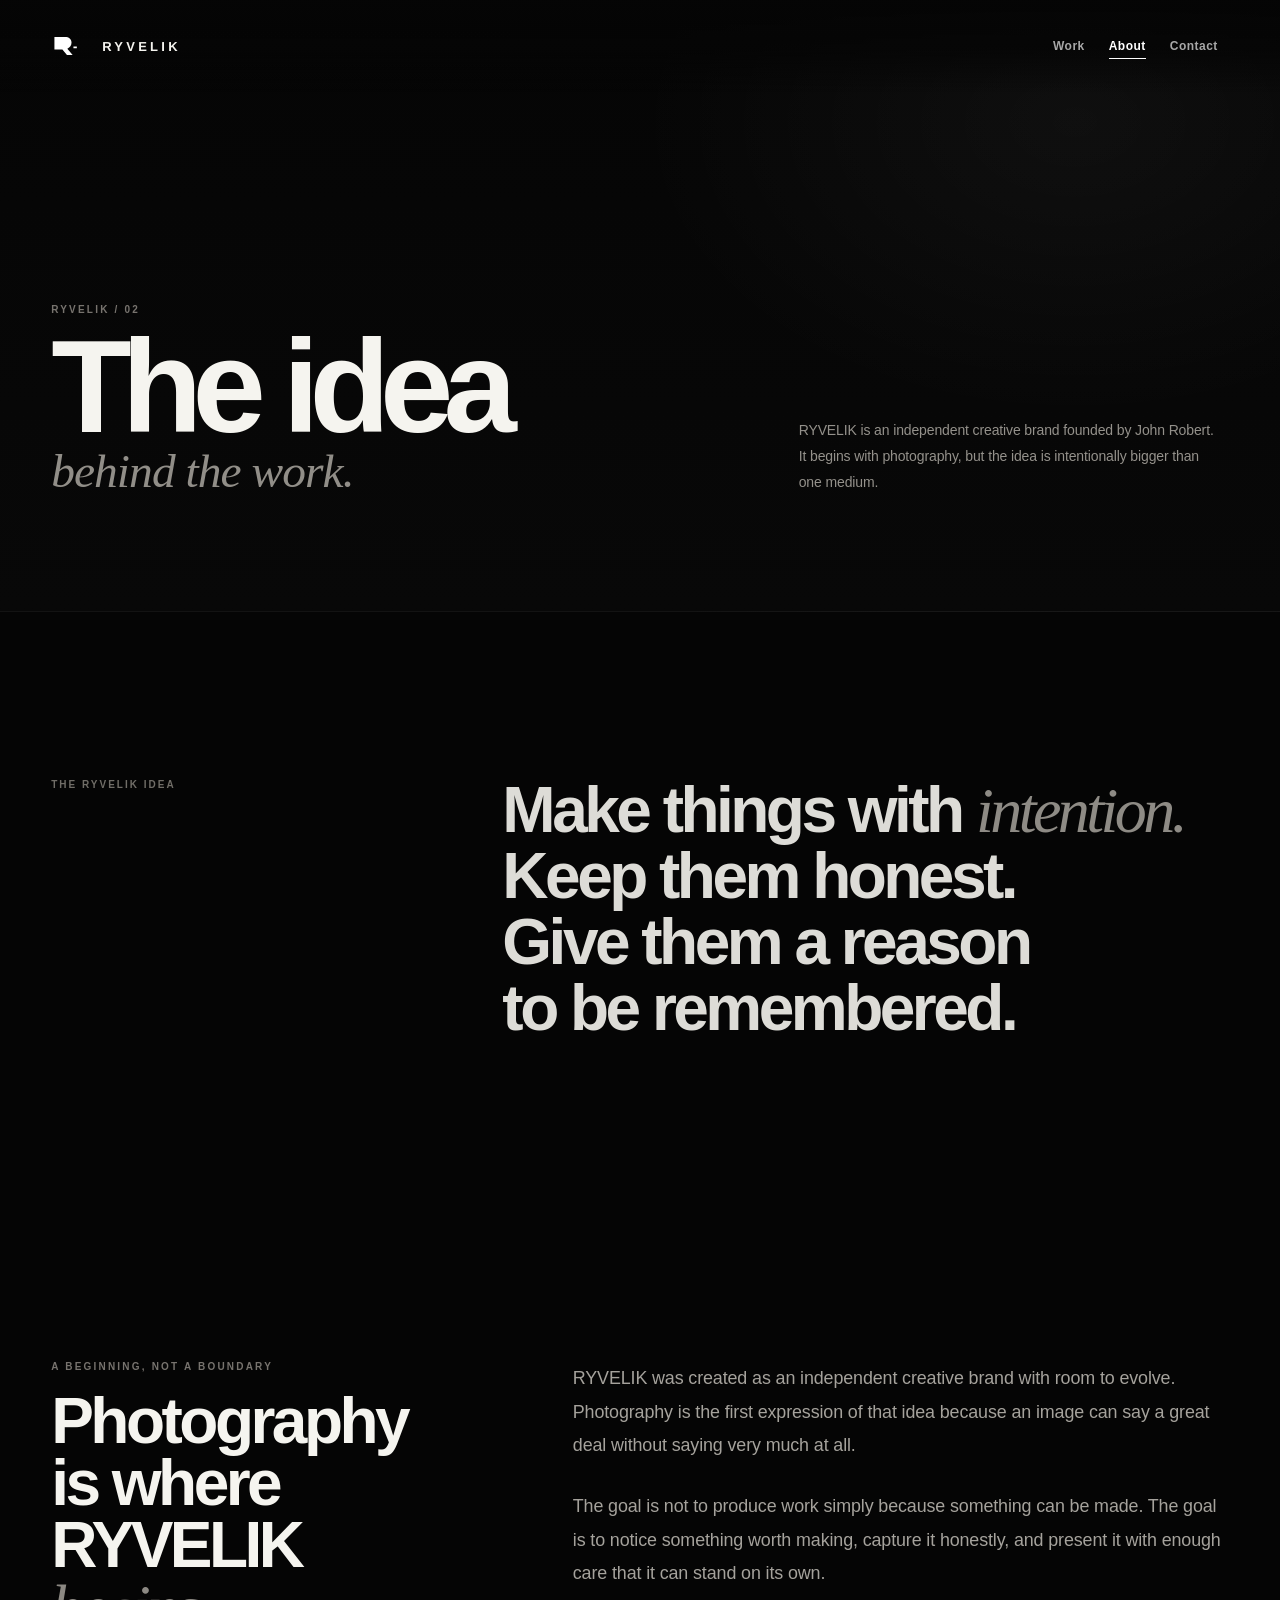
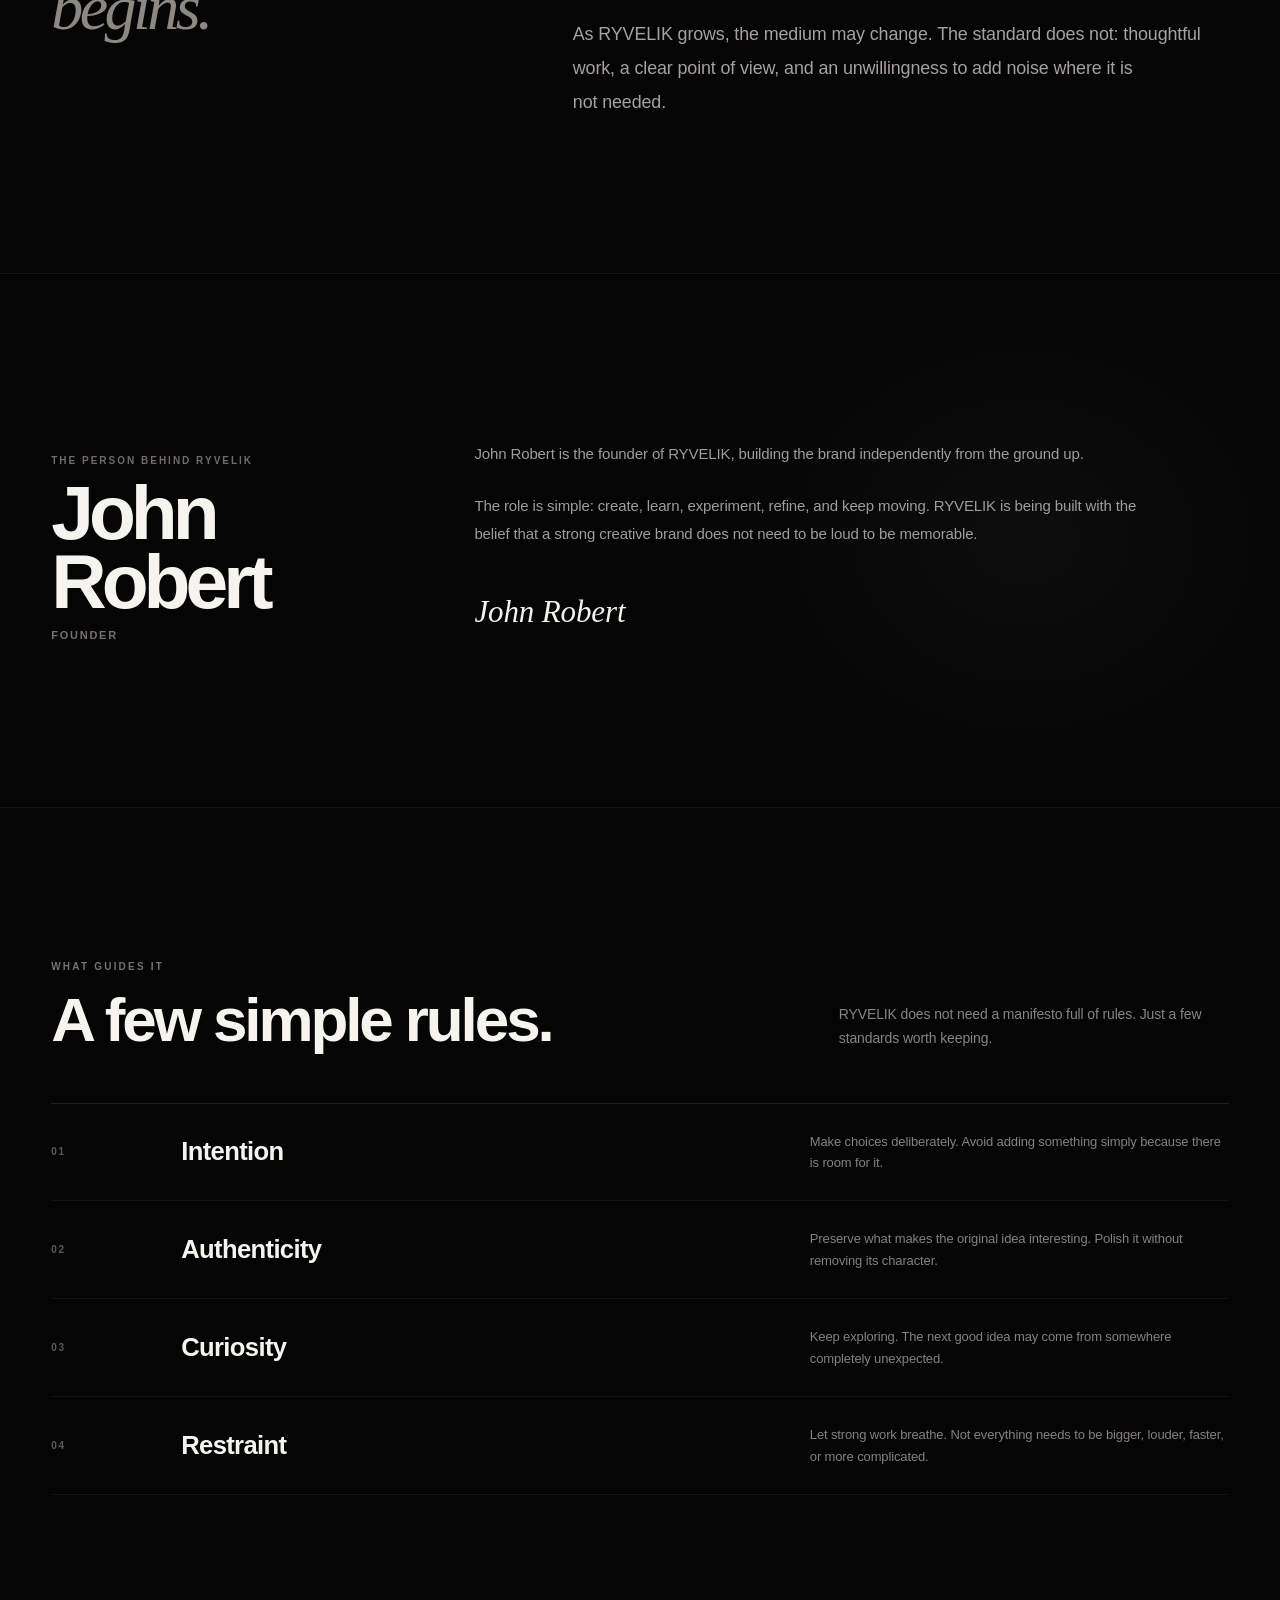
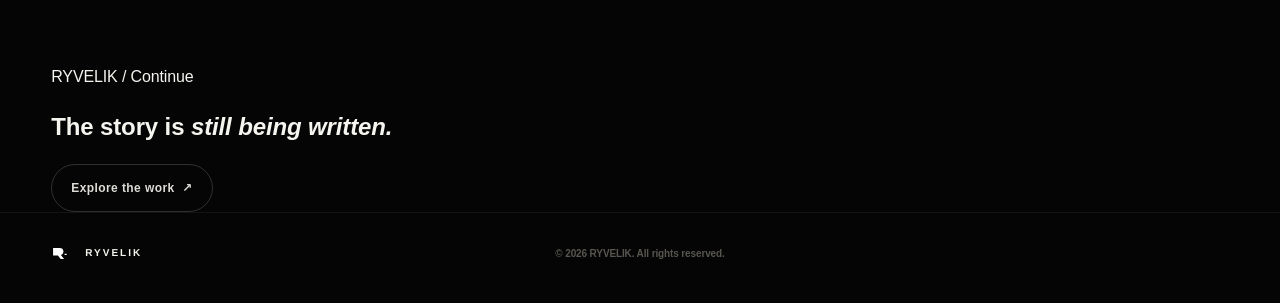
<file: about.html>
<!doctype html>
<html lang="en">
<head>
  <meta charset="utf-8" />

  <meta
    name="viewport"
    content="width=device-width, initial-scale=1"
  />

  <title>RYVELIK — About</title>

  <meta
    name="description"
    content="About RYVELIK and its founder, John Robert."
  />

  <meta
    name="theme-color"
    content="#050505"
  />

  <meta
    name="color-scheme"
    content="dark"
  />

  <link
    rel="stylesheet"
    href="styles.css"
  />
</head>

<body>

  <a
    class="skip-link"
    href="#main"
  >
    Skip to content
  </a>


  <div class="page">


    <!-- =========================================
         HEADER
    ========================================== -->

    <header class="site-header">

      <div class="container header-inner">

        <a
          class="brand"
          href="index.html"
          aria-label="RYVELIK home"
        >

          <!-- Approved RYVELIK master symbol -->

          <svg
            class="brand-logo"
            xmlns="http://www.w3.org/2000/svg"
            viewBox="0 0 200 200"
            role="img"
            aria-labelledby="logoTitle"
          >

            <title id="logoTitle">
              RYVELIK
            </title>

            <g transform="translate(0,40)">

              <path
                fill="#fff"
                fill-rule="evenodd"
                d="
                  M18 12h56c20 0 34 10 34 30
                  0 16-8 26-22 32l28 34h-30
                  l-24-30H18V12z
                  M118 62h18v10h-18z
                "
              />

            </g>

          </svg>


          <span class="brand-name">
            RYVELIK
          </span>

        </a>


        <nav
          class="primary-nav"
          aria-label="Primary navigation"
        >

          <a href="work.html">
            Work
          </a>

          <a
            href="about.html"
            class="active"
            aria-current="page"
          >
            About
          </a>

          <a href="contact.html">
            Contact
          </a>

        </nav>

      </div>

    </header>


    <!-- =========================================
         MAIN
    ========================================== -->

    <main id="main">


      <!-- =======================================
           PAGE HERO
      ======================================== -->

      <section
        class="page-hero"
        aria-labelledby="page-title"
      >

        <div class="container page-hero-grid">

          <div>

            <p class="page-index">
              RYVELIK / 02
            </p>


            <h1
              id="page-title"
              class="page-title"
            >

              The idea

              <em>
                behind the work.
              </em>

            </h1>

          </div>


          <p class="page-intro">
            RYVELIK is an independent creative brand founded by
            John Robert. It begins with photography, but the idea
            is intentionally bigger than one medium.
          </p>

        </div>

      </section>


      <!-- =======================================
           STATEMENT
      ======================================== -->

      <section class="statement">

        <div class="container statement-grid">

          <p class="statement-label">
            The RYVELIK idea
          </p>


          <p class="statement-text">
            Make things with
            <em>intention.</em>
            Keep them honest. Give them
            a reason to be remembered.
          </p>

        </div>

      </section>


      <!-- =======================================
           STORY
      ======================================== -->

      <section class="story">

        <div class="container story-grid">

          <div>

            <p class="page-index">
              A beginning, not a boundary
            </p>


            <h2 class="story-heading">
              Photography is where
              RYVELIK <span>begins.</span>
            </h2>

          </div>


          <div class="story-copy">

            <p>
              RYVELIK was created as an independent creative brand
              with room to evolve. Photography is the first expression
              of that idea because an image can say a great deal
              without saying very much at all.
            </p>


            <p>
              The goal is not to produce work simply because something
              can be made. The goal is to notice something worth
              making, capture it honestly, and present it with enough
              care that it can stand on its own.
            </p>


            <p>
              As RYVELIK grows, the medium may change. The standard
              does not: thoughtful work, a clear point of view, and
              an unwillingness to add noise where it is not needed.
            </p>

          </div>

        </div>

      </section>


      <!-- =======================================
           FOUNDER
      ======================================== -->

      <section class="founder">

        <div class="container founder-grid">

          <div>

            <p class="founder-label">
              The person behind RYVELIK
            </p>


            <h2 class="founder-name">
              John Robert
            </h2>


            <p class="founder-role">
              Founder
            </p>

          </div>


          <div class="founder-copy">

            <p>
              John Robert is the founder of RYVELIK, building the
              brand independently from the ground up.
            </p>


            <p>
              The role is simple: create, learn, experiment, refine,
              and keep moving. RYVELIK is being built with the belief
              that a strong creative brand does not need to be loud
              to be memorable.
            </p>


            <div class="founder-signature">
              John Robert
            </div>

          </div>

        </div>

      </section>


      <!-- =======================================
           PRINCIPLES
      ======================================== -->

      <section class="principles">

        <div class="container">


          <div class="principles-head">

            <div>

              <p class="page-index">
                What guides it
              </p>


              <h2 class="principles-title">
                A few simple rules.
              </h2>

            </div>


            <p class="principles-intro">
              RYVELIK does not need a manifesto full of rules.
              Just a few standards worth keeping.
            </p>

          </div>


          <div class="principles-list">


            <div class="principle">

              <div class="principle-number">
                01
              </div>


              <h3 class="principle-name">
                Intention
              </h3>


              <p class="principle-text">
                Make choices deliberately. Avoid adding something
                simply because there is room for it.
              </p>

            </div>


            <div class="principle">

              <div class="principle-number">
                02
              </div>


              <h3 class="principle-name">
                Authenticity
              </h3>


              <p class="principle-text">
                Preserve what makes the original idea interesting.
                Polish it without removing its character.
              </p>

            </div>


            <div class="principle">

              <div class="principle-number">
                03
              </div>


              <h3 class="principle-name">
                Curiosity
              </h3>


              <p class="principle-text">
                Keep exploring. The next good idea may come from
                somewhere completely unexpected.
              </p>

            </div>


            <div class="principle">

              <div class="principle-number">
                04
              </div>


              <h3 class="principle-name">
                Restraint
              </h3>


              <p class="principle-text">
                Let strong work breathe. Not everything needs to
                be bigger, louder, faster, or more complicated.
              </p>

            </div>


          </div>

        </div>

      </section>


      <!-- =======================================
           CLOSING
      ======================================== -->

      <section class="closing">

        <div class="container closing-inner">

          <p class="closing-kicker">
            RYVELIK / Continue
          </p>


          <h2 class="closing-heading">
            The story is
            <em>still being written.</em>
          </h2>


          <div class="closing-action">

            <a
              class="button"
              href="work.html"
            >
              Explore the work&nbsp; ↗
            </a>

          </div>

        </div>

      </section>


    </main>


    <!-- =========================================
         FOOTER
    ========================================== -->

    <footer class="site-footer">

      <div class="container footer-inner">

        <div class="footer-brand">

          <svg
            class="footer-logo"
            xmlns="http://www.w3.org/2000/svg"
            viewBox="0 0 200 200"
            role="img"
            aria-label="RYVELIK"
          >

            <g transform="translate(0,40)">

              <path
                fill="#fff"
                fill-rule="evenodd"
                d="
                  M18 12h56c20 0 34 10 34 30
                  0 16-8 26-22 32l28 34h-30
                  l-24-30H18V12z
                  M118 62h18v10h-18z
                "
              />

            </g>

          </svg>


          <span class="footer-name">
            RYVELIK
          </span>

        </div>


        <p class="footer-copy">
          © 2026 RYVELIK. All rights reserved.
        </p>

      </div>

    </footer>


  </div>

</body>
</html>
</file>
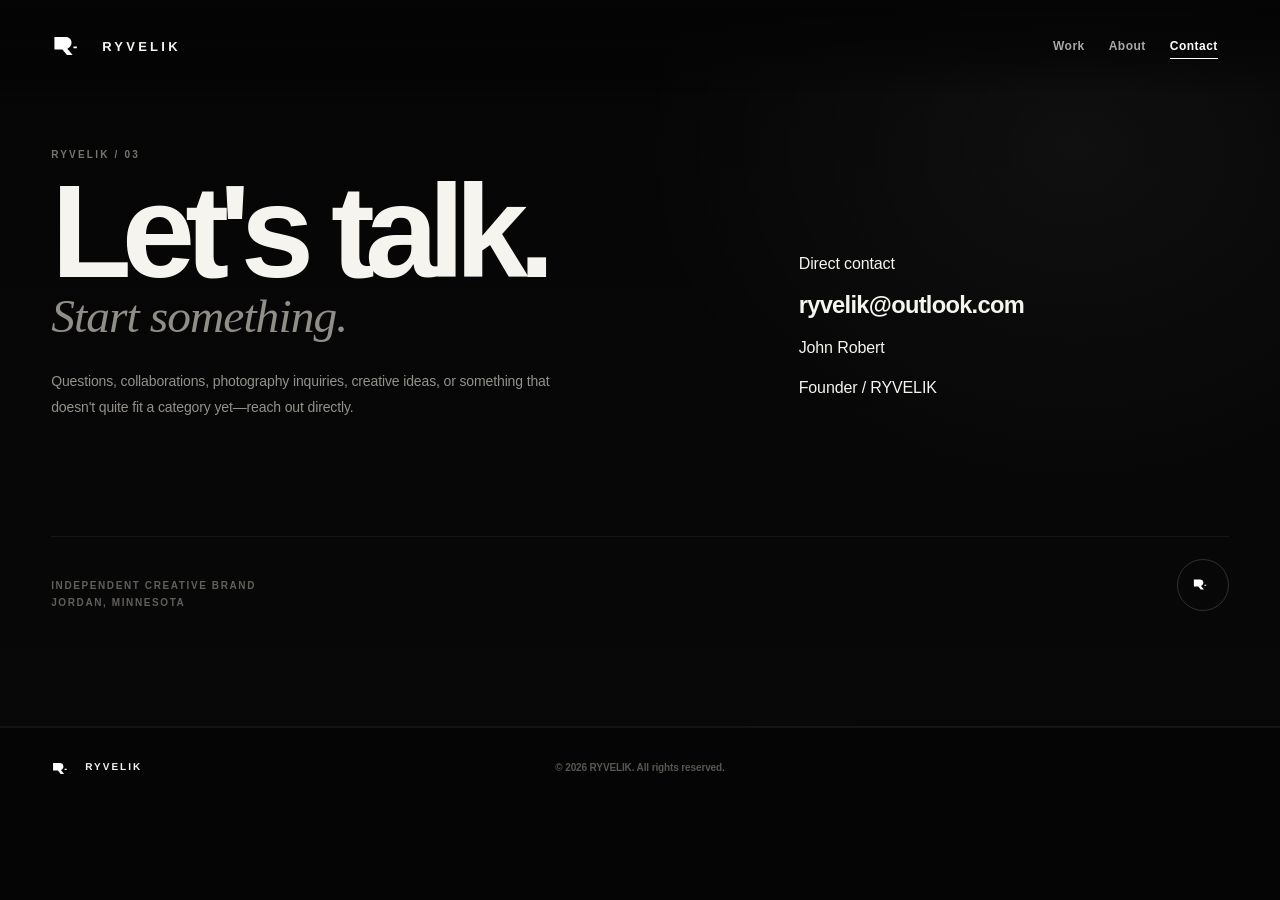
<file: contact.html>
<!doctype html>
<html lang="en">
<head>
  <meta charset="utf-8" />

  <meta
    name="viewport"
    content="width=device-width, initial-scale=1"
  />

  <title>RYVELIK — Contact</title>

  <meta
    name="description"
    content="Contact RYVELIK and John Robert."
  />

  <meta
    name="theme-color"
    content="#050505"
  />

  <meta
    name="color-scheme"
    content="dark"
  />

  <link
    rel="stylesheet"
    href="styles.css"
  />
</head>

<body>

  <a
    class="skip-link"
    href="#main"
  >
    Skip to content
  </a>


  <div class="page">


    <!-- =========================================
         HEADER
    ========================================== -->

    <header class="site-header">

      <div class="container header-inner">

        <a
          class="brand"
          href="index.html"
          aria-label="RYVELIK home"
        >

          <!-- Approved RYVELIK master symbol -->

          <svg
            class="brand-logo"
            xmlns="http://www.w3.org/2000/svg"
            viewBox="0 0 200 200"
            role="img"
            aria-labelledby="logoTitle"
          >

            <title id="logoTitle">
              RYVELIK
            </title>

            <g transform="translate(0,40)">

              <path
                fill="#fff"
                fill-rule="evenodd"
                d="
                  M18 12h56c20 0 34 10 34 30
                  0 16-8 26-22 32l28 34h-30
                  l-24-30H18V12z
                  M118 62h18v10h-18z
                "
              />

            </g>

          </svg>


          <span class="brand-name">
            RYVELIK
          </span>

        </a>


        <nav
          class="primary-nav"
          aria-label="Primary navigation"
        >

          <a href="work.html">
            Work
          </a>

          <a href="about.html">
            About
          </a>

          <a
            href="contact.html"
            class="active"
            aria-current="page"
          >
            Contact
          </a>

        </nav>

      </div>

    </header>


    <!-- =========================================
         MAIN
    ========================================== -->

    <main id="main">


      <!-- =======================================
           CONTACT PAGE
      ======================================== -->

      <section class="contact-page">

        <div class="container contact-inner">

          <div class="contact-grid">


            <!-- PRIMARY MESSAGE -->

            <div>

              <p class="page-index">
                RYVELIK / 03
              </p>


              <h1 class="contact-title">
                Let's talk.
                <em>Start something.</em>
              </h1>


              <p class="contact-intro">
                Questions, collaborations, photography inquiries,
                creative ideas, or something that doesn't quite fit
                a category yet—reach out directly.
              </p>

            </div>


            <!-- CONTACT DETAILS -->

            <div class="contact-side">

              <p class="contact-label">
                Direct contact
              </p>


              <a
                class="contact-link"
                href="mailto:ryvelik@outlook.com"
              >
                ryvelik@outlook.com
              </a>


              <div class="contact-rule"></div>


              <p class="contact-person">
                John Robert
              </p>


              <p class="contact-role">
                Founder / RYVELIK
              </p>

            </div>

          </div>


          <!-- BOTTOM DETAILS -->

          <div class="contact-bottom">

            <p class="contact-note">
              Independent creative brand<br />
              Jordan, Minnesota
            </p>


            <a
              class="contact-mark"
              href="index.html"
              aria-label="Return to RYVELIK home"
            >

              <svg
                xmlns="http://www.w3.org/2000/svg"
                viewBox="0 0 200 200"
                aria-hidden="true"
              >

                <g transform="translate(0,40)">

                  <path
                    fill="#fff"
                    fill-rule="evenodd"
                    d="
                      M18 12h56c20 0 34 10 34 30
                      0 16-8 26-22 32l28 34h-30
                      l-24-30H18V12z
                      M118 62h18v10h-18z
                    "
                  />

                </g>

              </svg>

            </a>

          </div>

        </div>

      </section>

    </main>


    <!-- =========================================
         FOOTER
    ========================================== -->

    <footer class="site-footer">

      <div class="container footer-inner">

        <div class="footer-brand">

          <svg
            class="footer-logo"
            xmlns="http://www.w3.org/2000/svg"
            viewBox="0 0 200 200"
            role="img"
            aria-label="RYVELIK"
          >

            <g transform="translate(0,40)">

              <path
                fill="#fff"
                fill-rule="evenodd"
                d="
                  M18 12h56c20 0 34 10 34 30
                  0 16-8 26-22 32l28 34h-30
                  l-24-30H18V12z
                  M118 62h18v10h-18z
                "
              />

            </g>

          </svg>


          <span class="footer-name">
            RYVELIK
          </span>

        </div>


        <p class="footer-copy">
          © 2026 RYVELIK. All rights reserved.
        </p>

      </div>

    </footer>

  </div>

</body>
</html>
</file>
<file: styles.css>
:root{
  --bg:#050505;
  --bg-soft:#090909;
  --surface:#0d0d0d;

  --white:#f5f4ef;
  --soft:#d3d1cb;
  --muted:#94918b;
  --dim:#66635e;
  --faint:#4e4c47;

  --line:rgba(255,255,255,.10);
  --line-soft:rgba(255,255,255,.055);
  --line-hover:rgba(255,255,255,.20);

  --max:1440px;
  --pad:clamp(20px,4vw,64px);

  --header-height:92px;

  --serif:
    Georgia,
    "Times New Roman",
    serif;

  --sans:
    Inter,
    "Helvetica Neue",
    Helvetica,
    ui-sans-serif,
    system-ui,
    -apple-system,
    BlinkMacSystemFont,
    "Segoe UI",
    Roboto,
    Arial,
    sans-serif;

  --ease:cubic-bezier(.2,.7,.2,1);
}


/* =========================================================
   RESET
========================================================= */

*,
*::before,
*::after{
  box-sizing:border-box;
}

html{
  margin:0;
  padding:0;

  background:var(--bg);
  color-scheme:dark;

  scroll-behavior:smooth;

  font-kerning:normal;
  text-rendering:optimizeLegibility;
}

body{
  margin:0;
  padding:0;

  background:var(--bg);
  color:var(--white);

  font-family:var(--sans);

  font-size:16px;
  line-height:1.5;

  letter-spacing:-.008em;

  -webkit-font-smoothing:antialiased;
  -moz-osx-font-smoothing:grayscale;

  text-rendering:optimizeLegibility;
  font-synthesis:none;
}

img{
  display:block;
  max-width:100%;
}

svg{
  display:block;
}

a{
  color:inherit;
  text-decoration:none;
}

button,
input,
textarea,
select{
  font:inherit;
}

button{
  color:inherit;
}

::selection{
  background:#fff;
  color:#000;
}

:focus-visible{
  outline:2px solid #fff;
  outline-offset:4px;
}


/* =========================================================
   GLOBAL
========================================================= */

.page{
  position:relative;

  min-height:100vh;

  overflow:hidden;
}

.container{
  width:min(
    calc(100% - (var(--pad) * 2)),
    var(--max)
  );

  margin-inline:auto;
}

.section{
  position:relative;

  padding:
    clamp(100px,11vw,170px)
    0;

  border-top:1px solid var(--line-soft);
}

.section-label{
  margin:0 0 18px;

  color:#77736e;

  font-size:10px;
  line-height:1;

  font-weight:750;

  letter-spacing:.22em;

  text-transform:uppercase;
}

.page-index{
  margin:0 0 18px;

  color:#77736e;

  font-size:10px;
  line-height:1;

  font-weight:750;

  letter-spacing:.22em;

  text-transform:uppercase;
}


/* =========================================================
   ACCESSIBILITY
========================================================= */

.skip-link{
  position:fixed;

  top:16px;
  left:16px;

  z-index:9999;

  padding:11px 15px;

  border-radius:999px;

  background:#fff;
  color:#000;

  font-size:13px;
  font-weight:750;

  transform:translateY(-150%);

  transition:
    transform .2s ease;
}

.skip-link:focus{
  transform:translateY(0);
}


/* =========================================================
   HEADER
========================================================= */

.site-header{
  position:fixed;

  top:0;
  left:0;
  right:0;

  z-index:100;

  height:var(--header-height);

  pointer-events:none;

  background:
    linear-gradient(
      to bottom,
      rgba(5,5,5,.96) 0%,
      rgba(5,5,5,.76) 54%,
      rgba(5,5,5,0) 100%
    );
}

.header-inner{
  min-height:var(--header-height);

  display:flex;

  align-items:center;
  justify-content:space-between;

  gap:30px;

  pointer-events:auto;
}


/* BRAND */

.brand{
  display:inline-flex;

  align-items:center;

  gap:13px;

  flex:none;
}

.brand-logo{
  width:38px;
  height:38px;

  flex:none;
}

.brand-name{
  font-size:13px;
  line-height:1;

  font-weight:800;

  letter-spacing:.25em;

  text-transform:uppercase;

  text-rendering:geometricPrecision;
}


/* NAV */

.primary-nav{
  display:flex;

  align-items:center;

  gap:2px;
}

.primary-nav a{
  position:relative;

  padding:10px 11px;

  color:rgba(255,255,255,.65);

  font-size:12px;
  line-height:1;

  font-weight:650;

  letter-spacing:.04em;

  transition:
    color .25s ease;
}

.primary-nav a::after{
  content:"";

  position:absolute;

  left:11px;
  right:11px;

  bottom:3px;

  height:1px;

  background:#fff;

  transform:scaleX(0);

  transform-origin:right center;

  transition:
    transform .3s var(--ease);
}

.primary-nav a:hover,
.primary-nav a:focus-visible,
.primary-nav a.active{
  color:#fff;
}

.primary-nav a:hover::after,
.primary-nav a:focus-visible::after,
.primary-nav a.active::after{
  transform:scaleX(1);

  transform-origin:left center;
}


/* =========================================================
   BUTTONS
========================================================= */

.button{
  display:inline-flex;

  align-items:center;
  justify-content:center;

  min-height:48px;

  padding:0 19px;

  border:1px solid rgba(255,255,255,.17);

  border-radius:999px;

  color:#dedcd7;

  font-size:12px;
  line-height:1;

  font-weight:750;

  letter-spacing:.035em;

  transition:
    color .25s ease,
    background .25s ease,
    border-color .25s ease,
    transform .25s ease;
}

.button:hover,
.button:focus-visible{
  color:#000;

  background:#fff;

  border-color:#fff;

  transform:translateY(-2px);
}

.button.primary{
  color:#000;

  background:#fff;

  border-color:#fff;
}

.button.primary:hover,
.button.primary:focus-visible{
  background:#e9e8e4;
}


/* =========================================================
   HOME HERO
========================================================= */

.hero{
  position:relative;

  min-height:100svh;

  isolation:isolate;

  background:
    radial-gradient(
      48% 72% at 80% 20%,
      rgba(255,255,255,.045),
      transparent 72%
    ),
    radial-gradient(
      38% 58% at 14% 78%,
      rgba(255,255,255,.024),
      transparent 75%
    ),
    linear-gradient(
      180deg,
      #050505 0%,
      #070707 58%,
      #090909 100%
    );
}

.hero::before{
  content:"";

  position:absolute;
  inset:0;

  z-index:-2;

  background-image:
    linear-gradient(
      rgba(255,255,255,.026) 1px,
      transparent 1px
    ),
    linear-gradient(
      90deg,
      rgba(255,255,255,.026) 1px,
      transparent 1px
    );

  background-size:
    110px 110px,
    110px 110px;

  mask-image:
    linear-gradient(
      to bottom,
      rgba(0,0,0,.34),
      transparent 84%
    );

  opacity:.14;

  pointer-events:none;
}

.hero::after{
  content:"";

  position:absolute;

  left:0;
  right:0;
  bottom:0;

  height:42%;

  z-index:-1;

  background:
    linear-gradient(
      to top,
      rgba(5,5,5,.72),
      transparent
    );

  pointer-events:none;
}

.hero-inner{
  min-height:100svh;

  display:grid;

  grid-template-rows:
    auto
    1fr
    auto;

  padding-top:var(--header-height);
  padding-bottom:42px;
}

.hero-top{
  display:flex;

  justify-content:flex-end;
  align-items:flex-start;

  padding-top:
    clamp(
      34px,
      8vh,
      110px
    );
}

.hero-top-copy{
  max-width:330px;

  margin:0;

  color:#7d7b76;

  font-size:10px;

  line-height:1.7;

  font-weight:700;

  letter-spacing:.18em;

  text-align:right;

  text-transform:uppercase;

  text-wrap:balance;
}

.hero-center{
  display:flex;

  align-items:center;

  padding-top:4vh;
}

.hero-content{
  width:100%;
}

.hero-overline{
  margin:0 0 21px;

  color:#77746f;

  font-size:10px;
  line-height:1;

  font-weight:750;

  letter-spacing:.22em;

  text-transform:uppercase;
}

.hero-title{
  margin:0;

  max-width:1150px;

  font-size:
    clamp(
      70px,
      13.4vw,
      194px
    );

  line-height:.80;

  letter-spacing:-.075em;

  font-weight:820;

  text-wrap:balance;

  font-kerning:normal;
}

.hero-title-main{
  display:block;
}

.hero-title-sub{
  display:block;

  margin-top:.16em;

  color:#92908b;

  font-family:var(--serif);

  font-size:.34em;

  line-height:1;

  font-weight:400;

  font-style:italic;

  letter-spacing:-.02em;

  text-wrap:balance;
}

.hero-intro{
  max-width:630px;

  margin:34px 0 0;

  color:#aaa8a3;

  font-size:
    clamp(
      15px,
      1.35vw,
      18px
    );

  line-height:1.8;

  text-wrap:pretty;
}

.hero-actions{
  display:flex;

  align-items:center;

  flex-wrap:wrap;

  gap:13px;

  margin-top:34px;
}

.hero-mark{
  display:flex;

  align-items:center;
  justify-content:center;

  width:76px;
  height:76px;

  border:1px solid var(--line);

  border-radius:50%;

  transition:
    background .3s ease,
    border-color .3s ease,
    transform .3s ease;
}

.hero-mark svg{
  width:28px;
  height:28px;
}

.hero-mark:hover{
  background:rgba(255,255,255,.045);

  border-color:
    rgba(255,255,255,.28);

  transform:translateY(-3px);
}

.hero-bottom{
  display:flex;

  align-items:center;

  justify-content:space-between;

  gap:25px;

  padding-top:44px;
}

.hero-bottom-left{
  display:flex;

  align-items:center;

  gap:13px;

  color:#6d6b66;

  font-size:9px;
  line-height:1;

  font-weight:750;

  letter-spacing:.2em;

  text-transform:uppercase;
}

.hero-line{
  width:48px;
  height:1px;

  background:#50504b;
}

.hero-bottom-right{
  color:#5d5b56;

  font-size:9px;
  line-height:1;

  font-weight:700;

  letter-spacing:.18em;

  text-transform:uppercase;

  text-align:right;
}


/* =========================================================
   INTERIOR PAGE HERO
   WORK / ABOUT / CONTACT
========================================================= */

.page-hero,
.contact-page{
  position:relative;

  min-height:68svh;

  display:flex;

  align-items:flex-end;

  padding-top:150px;

  padding-bottom:
    clamp(
      74px,
      9vw,
      120px
    );

  border-bottom:1px solid var(--line-soft);

  isolation:isolate;

  background:
    radial-gradient(
      46% 65% at 84% 20%,
      rgba(255,255,255,.04),
      transparent 75%
    ),
    linear-gradient(
      180deg,
      #050505,
      #080808
    );
}

.contact-page::before{
  content:"";

  position:absolute;

  inset:0;

  z-index:-2;

  background-image:
    linear-gradient(
      rgba(255,255,255,.026) 1px,
      transparent 1px
    ),
    linear-gradient(
      90deg,
      rgba(255,255,255,.026) 1px,
      transparent 1px
    );

  background-size:
    110px 110px,
    110px 110px;

  mask-image:
    linear-gradient(
      to bottom,
      rgba(0,0,0,.28),
      transparent 84%
    );

  opacity:.10;

  pointer-events:none;
}


/* TOP META */

.page-hero-top{
  display:flex;

  align-items:flex-start;

  justify-content:space-between;

  gap:30px;

  margin-bottom:
    clamp(
      45px,
      6vw,
      78px
    );
}

.page-location{
  margin:0;

  color:#5f5c56;

  font-size:10px;

  line-height:1.4;

  font-weight:700;

  letter-spacing:.17em;

  text-transform:uppercase;

  text-align:right;
}


/* MAIN GRID */

.page-hero-grid,
.page-hero-main,
.contact-grid{
  display:grid;

  grid-template-columns:
    minmax(0,1.2fr)
    minmax(280px,.8fr);

  gap:
    clamp(
      55px,
      8vw,
      120px
    );

  align-items:end;
}

.page-hero-copy{
  min-width:0;
}

.page-hero-side,
.contact-side{
  padding-bottom:4px;
}


/* TITLES */

.page-title,
.contact-title{
  margin:0;

  max-width:1100px;

  font-size:
    clamp(
      62px,
      10.3vw,
      148px
    );

  line-height:.82;

  letter-spacing:-.075em;

  font-weight:820;

  text-wrap:balance;
}

.page-title em,
.contact-title em{
  display:block;

  margin-top:.15em;

  color:#918e88;

  font-family:var(--serif);

  font-size:.36em;

  line-height:1;

  font-weight:400;

  font-style:italic;

  letter-spacing:-.02em;
}


/* INTRO */

.page-intro,
.contact-intro{
  max-width:500px;

  margin:28px 0 0;

  color:#94918b;

  font-size:14px;

  line-height:1.85;

  text-wrap:pretty;
}


/* EMAIL */

.page-email,
.contact-link{
  display:inline-block;

  max-width:100%;

  color:var(--white);

  font-size:
    clamp(
      18px,
      1.85vw,
      25px
    );

  line-height:1.15;

  font-weight:650;

  letter-spacing:-.03em;

  word-break:break-word;

  transition:
    color .25s ease;
}

.page-email:hover,
.page-email:focus-visible,
.contact-link:hover,
.contact-link:focus-visible{
  color:#aaa7a1;

  text-decoration:underline;

  text-decoration-thickness:1px;

  text-underline-offset:7px;
}


/* BOTTOM META */

.page-hero-bottom,
.contact-bottom{
  display:flex;

  align-items:flex-end;

  justify-content:space-between;

  gap:30px;

  margin-top:
    clamp(
      72px,
      9vw,
      125px
    );

  padding-top:22px;

  border-top:1px solid var(--line-soft);
}

.page-meta,
.contact-note{
  margin:0;

  color:#625f59;

  font-size:10px;

  line-height:1.7;

  font-weight:700;

  letter-spacing:.16em;

  text-transform:uppercase;
}


/* ROUND MARK */

.page-arrow,
.contact-mark{
  display:flex;

  align-items:center;

  justify-content:center;

  width:52px;
  height:52px;

  flex:none;

  border:1px solid rgba(255,255,255,.16);

  border-radius:50%;

  color:#fff;

  transition:
    background .25s ease,
    border-color .25s ease,
    color .25s ease,
    transform .25s ease;
}

.page-arrow{
  font-size:18px;
}

.contact-mark svg{
  width:21px;
  height:21px;
}

.page-arrow:hover,
.page-arrow:focus-visible,
.contact-mark:hover,
.contact-mark:focus-visible{
  background:#fff;

  border-color:#fff;

  color:#000;

  transform:translateY(-3px);
}

.contact-mark:hover path{
  fill:#000;
}


/* =========================================================
   WORK PAGE — COLLECTION BAR
========================================================= */

.collection-bar{
  border-top:0;

  border-bottom:1px solid var(--line-soft);

  padding:18px 0;
}

.collection-bar-inner{
  display:flex;

  align-items:center;

  justify-content:space-between;

  gap:25px;
}

.collection-label,
.collection-count{
  color:#706d68;

  font-size:10px;

  line-height:1;

  font-weight:750;

  letter-spacing:.18em;

  text-transform:uppercase;
}

.collection-count{
  color:#57544f;
}


/* =========================================================
   WORK PAGE — GALLERY
========================================================= */

.gallery{
  padding:
    clamp(70px,9vw,120px)
    0
    clamp(105px,13vw,180px);
}

.gallery-grid{
  display:grid;

  grid-template-columns:
    repeat(12,1fr);

  gap:18px;
}

.piece{
  position:relative;

  overflow:hidden;

  min-height:420px;

  border:1px solid var(--line);

  background:#0c0c0c;

  isolation:isolate;
}


/* CLICKABLE IMAGE AREA */

.piece-trigger{
  position:absolute;

  inset:0;

  z-index:1;

  display:block;

  width:100%;
  height:100%;

  margin:0;
  padding:0;

  border:0;

  background:transparent;

  cursor:zoom-in;

  appearance:none;
}

.piece-trigger:focus-visible{
  outline:2px solid #fff;

  outline-offset:-4px;
}

.piece-trigger .piece-image{
  pointer-events:none;
}


/* GALLERY SIZES */

.piece:nth-child(1){
  grid-column:span 8;

  min-height:700px;
}

.piece:nth-child(2){
  grid-column:span 4;

  min-height:700px;
}

.piece:nth-child(3){
  grid-column:span 5;

  min-height:520px;
}

.piece:nth-child(4){
  grid-column:span 7;

  min-height:520px;
}


/* IMAGE */

.piece-image{
  position:absolute;

  inset:0;

  width:100%;
  height:100%;

  object-fit:cover;

  transition:
    transform .8s var(--ease);
}

.piece:hover .piece-image{
  transform:scale(1.025);
}


/* PLACEHOLDER SUPPORT */

.piece-placeholder{
  position:absolute;

  inset:0;

  display:flex;

  align-items:center;

  justify-content:center;

  background:
    radial-gradient(
      circle at 68% 22%,
      rgba(255,255,255,.07),
      transparent 29%
    ),
    radial-gradient(
      circle at 18% 78%,
      rgba(255,255,255,.03),
      transparent 33%
    ),
    linear-gradient(
      145deg,
      #181818,
      #090909 70%,
      #101010
    );
}

.piece-placeholder::before{
  content:"";

  width:32%;

  height:1px;

  background:
    linear-gradient(
      to right,
      transparent,
      rgba(255,255,255,.14),
      transparent
    );
}

.piece-placeholder-label{
  position:absolute;

  color:#5b5954;

  font-size:10px;

  line-height:1;

  font-weight:750;

  letter-spacing:.2em;

  text-transform:uppercase;
}


/* GALLERY OVERLAY */

.piece-overlay{
  position:absolute;

  inset:0;

  z-index:2;

  display:flex;

  align-items:flex-end;

  padding:28px;

  background:
    linear-gradient(
      to top,
      rgba(0,0,0,.80),
      rgba(0,0,0,.15) 48%,
      transparent 77%
    );

  pointer-events:none;
}

.piece-meta{
  width:100%;

  display:flex;

  align-items:flex-end;

  justify-content:space-between;

  gap:25px;
}

.piece-number{
  color:#aaa7a1;

  font-size:10px;

  line-height:1;

  font-weight:750;

  letter-spacing:.19em;

  text-transform:uppercase;
}

.piece-name{
  margin:9px 0 0;

  color:#fff;

  font-size:
    clamp(
      20px,
      2.8vw,
      34px
    );

  line-height:.98;

  letter-spacing:-.035em;

  font-weight:720;

  text-wrap:balance;
}

.piece-caption{
  margin:8px 0 0;

  color:#999691;

  font-size:12px;

  line-height:1.4;
}

.piece-index{
  display:flex;

  align-items:center;

  justify-content:center;

  width:42px;
  height:42px;

  flex:none;

  border:1px solid rgba(255,255,255,.2);

  border-radius:50%;

  color:#fff;

  font-size:15px;

  transition:
    background .25s ease,
    color .25s ease,
    transform .25s ease;
}

.piece:hover .piece-index{
  background:#fff;

  color:#000;

  transform:translate(2px,-2px);
}


/* =========================================================
   WORK PAGE — STATEMENT
========================================================= */

.collection-statement{
  padding:
    clamp(105px,13vw,190px)
    0;

  border-top:1px solid var(--line-soft);
}

.collection-statement-inner{
  display:grid;

  grid-template-columns:
    minmax(180px,.7fr)
    minmax(0,1.3fr);

  gap:60px;
}

.collection-statement-label{
  margin:0;

  color:#706d67;

  font-size:10px;

  line-height:1.45;

  font-weight:750;

  letter-spacing:.2em;

  text-transform:uppercase;
}

.collection-statement-text{
  margin:0;

  max-width:1000px;

  color:#d8d6d1;

  font-size:
    clamp(
      32px,
      5vw,
      69px
    );

  line-height:1.03;

  letter-spacing:-.052em;

  font-weight:700;

  text-wrap:balance;
}

.collection-statement-text em{
  color:#8d8a84;

  font-family:var(--serif);

  font-weight:400;

  font-style:italic;
}


/* =========================================================
   ABOUT PAGE
========================================================= */

.statement{
  padding:
    clamp(100px,13vw,190px)
    0;
}

.statement-grid{
  display:grid;

  grid-template-columns:
    minmax(180px,.7fr)
    minmax(0,1.3fr);

  gap:60px;
}

.statement-label{
  margin:0;

  color:#706d67;

  font-size:10px;

  line-height:1.45;

  font-weight:750;

  letter-spacing:.2em;

  text-transform:uppercase;
}

.statement-text{
  margin:0;

  max-width:1040px;

  color:#dddcd7;

  font-size:
    clamp(
      32px,
      5vw,
      70px
    );

  line-height:1.03;

  letter-spacing:-.055em;

  font-weight:720;

  text-wrap:balance;
}

.statement-text em{
  color:#8e8b85;

  font-family:var(--serif);

  font-weight:400;

  font-style:italic;
}

.story{
  padding:
    clamp(100px,12vw,175px)
    0;
}

.story-grid{
  display:grid;

  grid-template-columns:
    minmax(220px,.75fr)
    minmax(0,1.25fr);

  gap:
    clamp(
      55px,
      10vw,
      145px
    );

  align-items:start;
}

.story-heading{
  margin:0;

  max-width:510px;

  font-size:
    clamp(
      36px,
      5vw,
      68px
    );

  line-height:.97;

  letter-spacing:-.055em;

  font-weight:760;

  text-wrap:balance;
}

.story-heading span{
  color:#8c8983;

  font-family:var(--serif);

  font-weight:400;

  font-style:italic;
}

.story-copy{
  max-width:670px;

  color:#a5a29c;

  font-size:
    clamp(
      16px,
      1.4vw,
      19px
    );

  line-height:1.88;

  text-wrap:pretty;
}

.story-copy p{
  margin:0 0 27px;
}

.story-copy p:last-child{
  margin-bottom:0;
}


/* =========================================================
   FOUNDER
========================================================= */

.founder{
  padding:
    clamp(105px,13vw,185px)
    0;

  border-top:1px solid var(--line-soft);

  border-bottom:1px solid var(--line-soft);

  background:
    radial-gradient(
      35% 70% at 80% 50%,
      rgba(255,255,255,.032),
      transparent 75%
    );
}

.founder-grid{
  display:grid;

  grid-template-columns:
    minmax(220px,.65fr)
    minmax(0,1.35fr);

  gap:60px;

  align-items:end;
}

.founder-label{
  margin:0 0 12px;

  color:#706d68;

  font-size:10px;

  line-height:1;

  font-weight:750;

  letter-spacing:.2em;

  text-transform:uppercase;
}

.founder-name{
  margin:0;

  font-size:
    clamp(
      42px,
      6vw,
      85px
    );

  line-height:.9;

  letter-spacing:-.065em;

  font-weight:780;

  text-wrap:balance;
}

.founder-role{
  margin:14px 0 0;

  color:#74716b;

  font-size:11px;

  line-height:1;

  font-weight:700;

  letter-spacing:.16em;

  text-transform:uppercase;
}

.founder-copy{
  max-width:680px;

  color:#a09d97;

  font-size:15px;

  line-height:1.85;

  text-wrap:pretty;
}

.founder-copy p{
  margin:0 0 24px;
}

.founder-copy p:last-child{
  margin-bottom:0;
}

.founder-signature{
  margin-top:36px;

  color:#f3f1ec;

  font-family:var(--serif);

  font-size:31px;

  font-style:italic;
}


/* =========================================================
   PRINCIPLES
========================================================= */

.principles{
  padding:
    clamp(100px,12vw,175px)
    0;
}

.principles-head{
  display:flex;

  align-items:flex-end;

  justify-content:space-between;

  gap:40px;

  margin-bottom:52px;
}

.principles-title{
  margin:0;

  font-size:
    clamp(
      34px,
      5vw,
      62px
    );

  line-height:.98;

  letter-spacing:-.05em;

  font-weight:750;

  text-wrap:balance;
}

.principles-intro{
  max-width:390px;

  margin:0;

  color:#88857f;

  font-size:14px;

  line-height:1.75;

  text-wrap:pretty;
}

.principles-list{
  border-top:1px solid var(--line);
}

.principle{
  display:grid;

  grid-template-columns:
    100px
    1fr
    minmax(180px,.7fr);

  gap:30px;

  align-items:center;

  padding:27px 0;

  border-bottom:1px solid var(--line-soft);
}

.principle-number{
  color:#5d5a55;

  font-size:10px;

  line-height:1;

  font-weight:750;

  letter-spacing:.18em;

  text-transform:uppercase;
}

.principle-name{
  margin:0;

  font-size:
    clamp(
      19px,
      2vw,
      28px
    );

  line-height:1;

  letter-spacing:-.025em;

  font-weight:700;

  text-wrap:balance;
}

.principle-text{
  margin:0;

  color:#85827c;

  font-size:13px;

  line-height:1.65;

  text-wrap:pretty;
}


/* =========================================================
   CONTACT — SUPPORTING DETAILS
========================================================= */

.contact-details{
  display:grid;

  grid-template-columns:
    minmax(220px,.7fr)
    minmax(0,1.3fr);

  gap:
    clamp(
      50px,
      9vw,
      135px
    );

  align-items:start;
}

.contact-details-copy{
  max-width:690px;

  color:#9c9993;

  font-size:
    clamp(
      16px,
      1.4vw,
      19px
    );

  line-height:1.85;

  text-wrap:pretty;
}

.contact-details-copy p{
  margin:0 0 35px;
}

.contact-large-link{
  display:inline-block;

  color:#efeee9;

  font-size:
    clamp(
      22px,
      3vw,
      38px
    );

  line-height:1;

  font-weight:650;

  letter-spacing:-.04em;

  word-break:break-word;

  transition:
    color .25s ease;
}

.contact-large-link:hover,
.contact-large-link:focus-visible{
  color:#aaa7a1;

  text-decoration:underline;

  text-decoration-thickness:1px;

  text-underline-offset:8px;
}


/* =========================================================
   EXTERNAL PROFILES / ELSEWHERE
========================================================= */

.elsewhere{
  padding:
    clamp(95px,12vw,170px)
    0;

  border-top:1px solid var(--line-soft);
}

.elsewhere-grid{
  display:grid;

  grid-template-columns:
    minmax(180px,.7fr)
    minmax(0,1.3fr);

  gap:
    clamp(
      50px,
      9vw,
      135px
    );

  align-items:start;
}

.elsewhere-label{
  margin:0;

  color:#706d67;

  font-size:10px;

  line-height:1.45;

  font-weight:750;

  letter-spacing:.2em;

  text-transform:uppercase;
}

.elsewhere-content{
  min-width:0;
}

.elsewhere-intro{
  max-width:680px;

  margin:0 0 42px;

  color:#9c9993;

  font-size:
    clamp(
      16px,
      1.4vw,
      19px
    );

  line-height:1.85;

  text-wrap:pretty;
}

.elsewhere-list{
  border-top:1px solid var(--line);
}

.elsewhere-link{
  position:relative;

  display:flex;

  align-items:center;

  justify-content:space-between;

  gap:30px;

  padding:22px 0;

  border-bottom:1px solid var(--line-soft);

  color:#dedcd7;

  transition:
    color .25s ease,
    padding .3s var(--ease);
}

.elsewhere-link::after{
  content:"↗";

  flex:none;

  color:#77736e;

  font-size:16px;

  transition:
    color .25s ease,
    transform .3s var(--ease);
}

.elsewhere-link:hover,
.elsewhere-link:focus-visible{
  color:#fff;

  padding-left:7px;
}

.elsewhere-link:hover::after,
.elsewhere-link:focus-visible::after{
  color:#fff;

  transform:translate(2px,-2px);
}

.elsewhere-link-main{
  display:flex;

  align-items:baseline;

  gap:16px;

  min-width:0;
}

.elsewhere-link-name{
  font-size:
    clamp(
      19px,
      2.2vw,
      28px
    );

  line-height:1;

  letter-spacing:-.025em;

  font-weight:700;
}

.elsewhere-link-type{
  color:#66635e;

  font-size:9px;

  line-height:1;

  font-weight:750;

  letter-spacing:.18em;

  text-transform:uppercase;
}


/* =========================================================
   FOOTER
========================================================= */

.site-footer{
  padding:
    29px
    0
    38px;

  border-top:1px solid var(--line-soft);

  background:#050505;
}

.footer-inner{
  display:grid;

  grid-template-columns:
    1fr
    auto
    1fr;

  align-items:center;

  gap:30px;
}

.footer-brand{
  display:inline-flex;

  align-items:center;

  justify-self:start;

  gap:11px;

  flex:none;
}

.footer-logo{
  width:23px;
  height:23px;
}

.footer-name{
  font-size:10px;

  line-height:1;

  font-weight:750;

  letter-spacing:.2em;

  text-transform:uppercase;

  text-rendering:geometricPrecision;
}


/* FOOTER LINKS */

.footer-links{
  display:flex;

  align-items:center;

  justify-content:center;

  gap:24px;

  justify-self:center;
}

.footer-link{
  position:relative;

  color:#77736e;

  font-size:10px;

  line-height:1;

  font-weight:700;

  letter-spacing:.08em;

  transition:
    color .25s ease;
}

.footer-link::after{
  content:"";

  position:absolute;

  left:0;
  right:0;

  bottom:-6px;

  height:1px;

  background:#fff;

  transform:scaleX(0);

  transform-origin:right center;

  transition:
    transform .3s var(--ease);
}

.footer-link:hover,
.footer-link:focus-visible{
  color:#fff;
}

.footer-link:hover::after,
.footer-link:focus-visible::after{
  transform:scaleX(1);

  transform-origin:left center;
}


/* FOOTER COPYRIGHT */

.footer-copy{
  margin:0;

  justify-self:end;

  color:#585650;

  font-size:10px;

  line-height:1;

  font-weight:600;

  white-space:nowrap;
}


/* =========================================================
   LIGHTBOX
========================================================= */

body.lightbox-open{
  overflow:hidden;
}


/* CLICKABLE PHOTO */

.piece-trigger{
  -webkit-tap-highlight-color:transparent;
}


/* OVERLAY */

.lightbox{
  position:fixed;

  inset:0;

  z-index:1000;

  display:flex;

  align-items:center;

  justify-content:center;

  padding:
    clamp(
      16px,
      3vw,
      45px
    );

  visibility:hidden;

  opacity:0;

  pointer-events:none;

  transition:
    opacity .28s ease,
    visibility .28s ease;
}

.lightbox.is-open{
  visibility:visible;

  opacity:1;

  pointer-events:auto;
}


/* BACKDROP */

.lightbox-backdrop{
  position:absolute;

  inset:0;

  background:
    rgba(0,0,0,.94);

  backdrop-filter:blur(16px);

  -webkit-backdrop-filter:blur(16px);

  cursor:zoom-out;
}


/* LIGHTBOX CONTENT */

.lightbox-content{
  position:relative;

  z-index:2;

  display:flex;

  align-items:center;

  justify-content:center;

  width:100%;
  height:100%;

  max-width:1600px;

  max-height:100%;
}


/* IMAGE FIGURE */

.lightbox-figure{
  position:relative;

  display:flex;

  align-items:center;

  justify-content:center;

  width:auto;

  max-width:
    calc(100% - 150px);

  height:auto;

  max-height:
    calc(100% - 90px);

  margin:0;
}


/* FULL IMAGE */

.lightbox-image{
  display:block;

  width:auto;
  height:auto;

  max-width:100%;

  max-height:
    calc(100vh - 150px);

  object-fit:contain;

  box-shadow:
    0 30px 90px rgba(0,0,0,.55);
}


/* CAPTION */

.lightbox-caption{
  position:absolute;

  left:0;
  right:0;

  bottom:-48px;

  display:flex;

  align-items:flex-end;

  justify-content:space-between;

  gap:30px;

  color:#fff;

  font-size:10px;

  line-height:1.3;

  letter-spacing:.14em;

  text-transform:uppercase;
}

.lightbox-caption > div{
  display:flex;

  flex-direction:column;

  gap:6px;
}

.lightbox-number{
  color:#77736e;

  font-size:9px;

  font-weight:750;

  letter-spacing:.18em;
}

.lightbox-title{
  color:#e9e7e1;

  font-family:var(--serif);

  font-size:16px;

  font-style:italic;

  letter-spacing:0;

  text-transform:none;
}

.lightbox-count{
  color:#66635e;

  white-space:nowrap;
}


/* =========================================================
   LIGHTBOX CONTROLS
========================================================= */

.lightbox-close,
.lightbox-prev,
.lightbox-next{
  position:absolute;

  z-index:3;

  display:flex;

  align-items:center;

  justify-content:center;

  width:50px;
  height:50px;

  margin:0;
  padding:0;

  border:1px solid rgba(255,255,255,.16);

  border-radius:50%;

  background:rgba(255,255,255,.025);

  color:#fff;

  font-size:18px;

  line-height:1;

  cursor:pointer;

  appearance:none;

  transition:
    background .25s ease,
    border-color .25s ease,
    color .25s ease,
    transform .25s ease;
}

.lightbox-close:hover,
.lightbox-close:focus-visible,
.lightbox-prev:hover,
.lightbox-prev:focus-visible,
.lightbox-next:hover,
.lightbox-next:focus-visible{
  color:#000;

  background:#fff;

  border-color:#fff;
}


/* CLOSE */

.lightbox-close{
  top:12px;

  right:12px;
}

.lightbox-close:hover,
.lightbox-close:focus-visible{
  transform:rotate(90deg);
}


/* PREVIOUS */

.lightbox-prev{
  left:12px;
}

.lightbox-prev:hover,
.lightbox-prev:focus-visible{
  transform:translateX(-3px);
}


/* NEXT */

.lightbox-next{
  right:12px;
}

.lightbox-next:hover,
.lightbox-next:focus-visible{
  transform:translateX(3px);
}


/* =========================================================
   RESPONSIVE — TABLET
========================================================= */

@media (max-width:1100px){

  :root{
    --header-height:86px;
  }


  /* PAGE HERO */

  .page-hero,
  .contact-page{
    min-height:64svh;

    padding-top:130px;
  }

  .page-hero-grid,
  .page-hero-main,
  .contact-grid{
    grid-template-columns:1fr;

    gap:42px;
  }

  .page-hero-side,
  .contact-side{
    padding-bottom:0;

    max-width:620px;
  }


  /* ABOUT */

  .statement-grid,
  .story-grid,
  .founder-grid,
  .collection-statement-inner,
  .contact-details,
  .elsewhere-grid{
    grid-template-columns:1fr;

    gap:34px;
  }

  .principles-head{
    display:block;
  }

  .principles-intro{
    margin-top:20px;
  }

  .principle{
    grid-template-columns:
      72px
      1fr;

    gap:22px;
  }

  .principle-text{
    grid-column:2;
  }


  /* ELSEWHERE */

  .elsewhere-intro{
    margin-bottom:34px;
  }


  /* LIGHTBOX */

  .lightbox-figure{
    max-width:
      calc(100% - 110px);

    max-height:
      calc(100% - 80px);
  }

  .lightbox-image{
    max-height:
      calc(100vh - 125px);
  }
}


/* =========================================================
   RESPONSIVE — MOBILE
========================================================= */

@media (max-width:640px){

  :root{
    --pad:18px;

    --header-height:76px;
  }

  .container{
    width:min(
      calc(100% - 36px),
      var(--max)
    );
  }


  /* HEADER */

  .header-inner{
    min-height:var(--header-height);
  }

  .brand-name{
    display:none;
  }

  .brand-logo{
    width:35px;
    height:35px;
  }

  .primary-nav{
    gap:0;
  }

  .primary-nav a{
    padding:
      9px 7px;

    font-size:10px;
  }

  .primary-nav a::after{
    left:7px;
    right:7px;
  }


  /* HOME */

  .hero-inner{
    padding-top:var(--header-height);

    padding-bottom:28px;
  }

  .hero-top{
    padding-top:38px;
  }

  .hero-top-copy{
    max-width:230px;

    font-size:8px;

    line-height:1.75;
  }

  .hero-center{
    align-items:flex-end;

    padding-top:0;

    padding-bottom:9vh;
  }

  .hero-overline{
    margin-bottom:18px;

    font-size:9px;
  }

  .hero-title{
    font-size:
      clamp(
        60px,
        20vw,
        102px
      );

    line-height:.82;
  }

  .hero-title-sub{
    font-size:.43em;
  }

  .hero-intro{
    margin-top:24px;

    font-size:14px;

    line-height:1.72;
  }

  .hero-actions{
    margin-top:27px;

    gap:9px;
  }

  .button{
    min-height:44px;

    padding:
      0 15px;

    font-size:10px;
  }

  .hero-mark{
    display:none;
  }

  .hero-bottom{
    padding-top:25px;
  }

  .hero-bottom-right{
    display:none;
  }

  .hero-bottom-left{
    font-size:8px;
  }

  .hero-line{
    width:34px;
  }


  /* GENERAL */

  .section{
    padding:
      92px
      0;
  }


  /* INTERIOR HERO */

  .page-hero,
  .contact-page{
    min-height:72svh;

    padding-top:120px;

    padding-bottom:68px;
  }

  .page-hero-top{
    margin-bottom:46px;
  }

  .page-location{
    display:none;
  }

  .page-hero-grid,
  .page-hero-main,
  .contact-grid{
    gap:34px;
  }

  .page-title,
  .contact-title{
    font-size:
      clamp(
        52px,
        17vw,
        88px
      );
  }

  .page-title em,
  .contact-title em{
    font-size:.43em;
  }

  .page-intro,
  .contact-intro{
    margin-top:24px;

    font-size:14px;

    line-height:1.75;
  }

  .page-email,
  .contact-link{
    font-size:19px;
  }

  .page-hero-bottom,
  .contact-bottom{
    margin-top:72px;

    padding-top:20px;
  }

  .page-arrow,
  .contact-mark{
    width:46px;
    height:46px;
  }


  /* WORK */

  .collection-bar{
    padding:16px 0;
  }

  .collection-bar-inner{
    align-items:flex-start;

    flex-direction:column;

    gap:11px;
  }

  .collection-label,
  .collection-count{
    font-size:9px;
  }

  .gallery{
    padding:
      63px
      0
      105px;
  }

  .gallery-grid{
    grid-template-columns:1fr;

    gap:12px;
  }

  .piece:nth-child(1),
  .piece:nth-child(2),
  .piece:nth-child(3),
  .piece:nth-child(4){
    grid-column:span 1;

    min-height:430px;
  }

  .piece-overlay{
    padding:21px;
  }

  .piece-name{
    font-size:25px;
  }

  .piece-index{
    width:38px;
    height:38px;
  }


  /* ABOUT */

  .statement,
  .story,
  .founder,
  .principles{
    padding:
      94px
      0;
  }

  .statement-text{
    font-size:
      clamp(
        31px,
        10.5vw,
        55px
      );
  }

  .story-heading{
    font-size:
      clamp(
        36px,
        11vw,
        56px
      );
  }

  .founder-name{
    font-size:
      clamp(
        42px,
        14vw,
        72px
      );
  }

  .principle{
    grid-template-columns:
      52px
      1fr;

    gap:17px;

    padding:24px 0;
  }

  .principle-text{
    grid-column:2;

    margin-top:-5px;
  }


  /* CONTACT */

  .contact-grid{
    gap:36px;
  }

  .contact-side{
    max-width:100%;
  }

  .contact-bottom{
    margin-top:68px;
  }


  /* ELSEWHERE */

  .elsewhere{
    padding:
      92px
      0;
  }

  .elsewhere-intro{
    margin-bottom:28px;

    font-size:15px;

    line-height:1.75;
  }

  .elsewhere-link{
    padding:20px 0;

    gap:18px;
  }

  .elsewhere-link:hover,
  .elsewhere-link:focus-visible{
    padding-left:4px;
  }

  .elsewhere-link-main{
    align-items:flex-start;

    flex-direction:column;

    gap:7px;
  }

  .elsewhere-link-name{
    font-size:22px;
  }

  .elsewhere-link-type{
    font-size:8px;
  }

  .elsewhere-link::after{
    font-size:15px;
  }


  /* FOOTER */

  .footer-inner{
    display:flex;

    align-items:flex-start;

    flex-direction:column;

    gap:22px;
  }

  .footer-links{
    align-items:flex-start;

    justify-content:flex-start;

    justify-self:auto;

    gap:20px;
  }

  .footer-link{
    font-size:9px;
  }

  .footer-copy{
    justify-self:auto;

    font-size:9px;
  }


  /* LIGHTBOX */

  .lightbox{
    padding:14px;
  }

  .lightbox-figure{
    width:100%;

    max-width:
      calc(100% - 16px);
  }

  .lightbox-image{
    width:auto;

    max-width:100%;

    max-height:
      calc(100vh - 145px);
  }

  .lightbox-caption{
    bottom:-48px;

    gap:15px;

    font-size:9px;
  }

  .lightbox-title{
    font-size:15px;
  }

  .lightbox-close,
  .lightbox-prev,
  .lightbox-next{
    width:42px;
    height:42px;

    font-size:15px;
  }

  .lightbox-close{
    top:7px;
    right:7px;
  }

  .lightbox-prev{
    left:5px;
  }

  .lightbox-next{
    right:5px;
  }
}


/* =========================================================
   REDUCED MOTION
========================================================= */

@media (prefers-reduced-motion:reduce){

  html{
    scroll-behavior:auto;
  }

  *,
  *::before,
  *::after{
    transition:none !important;

    animation:none !important;
  }
}
</file>
